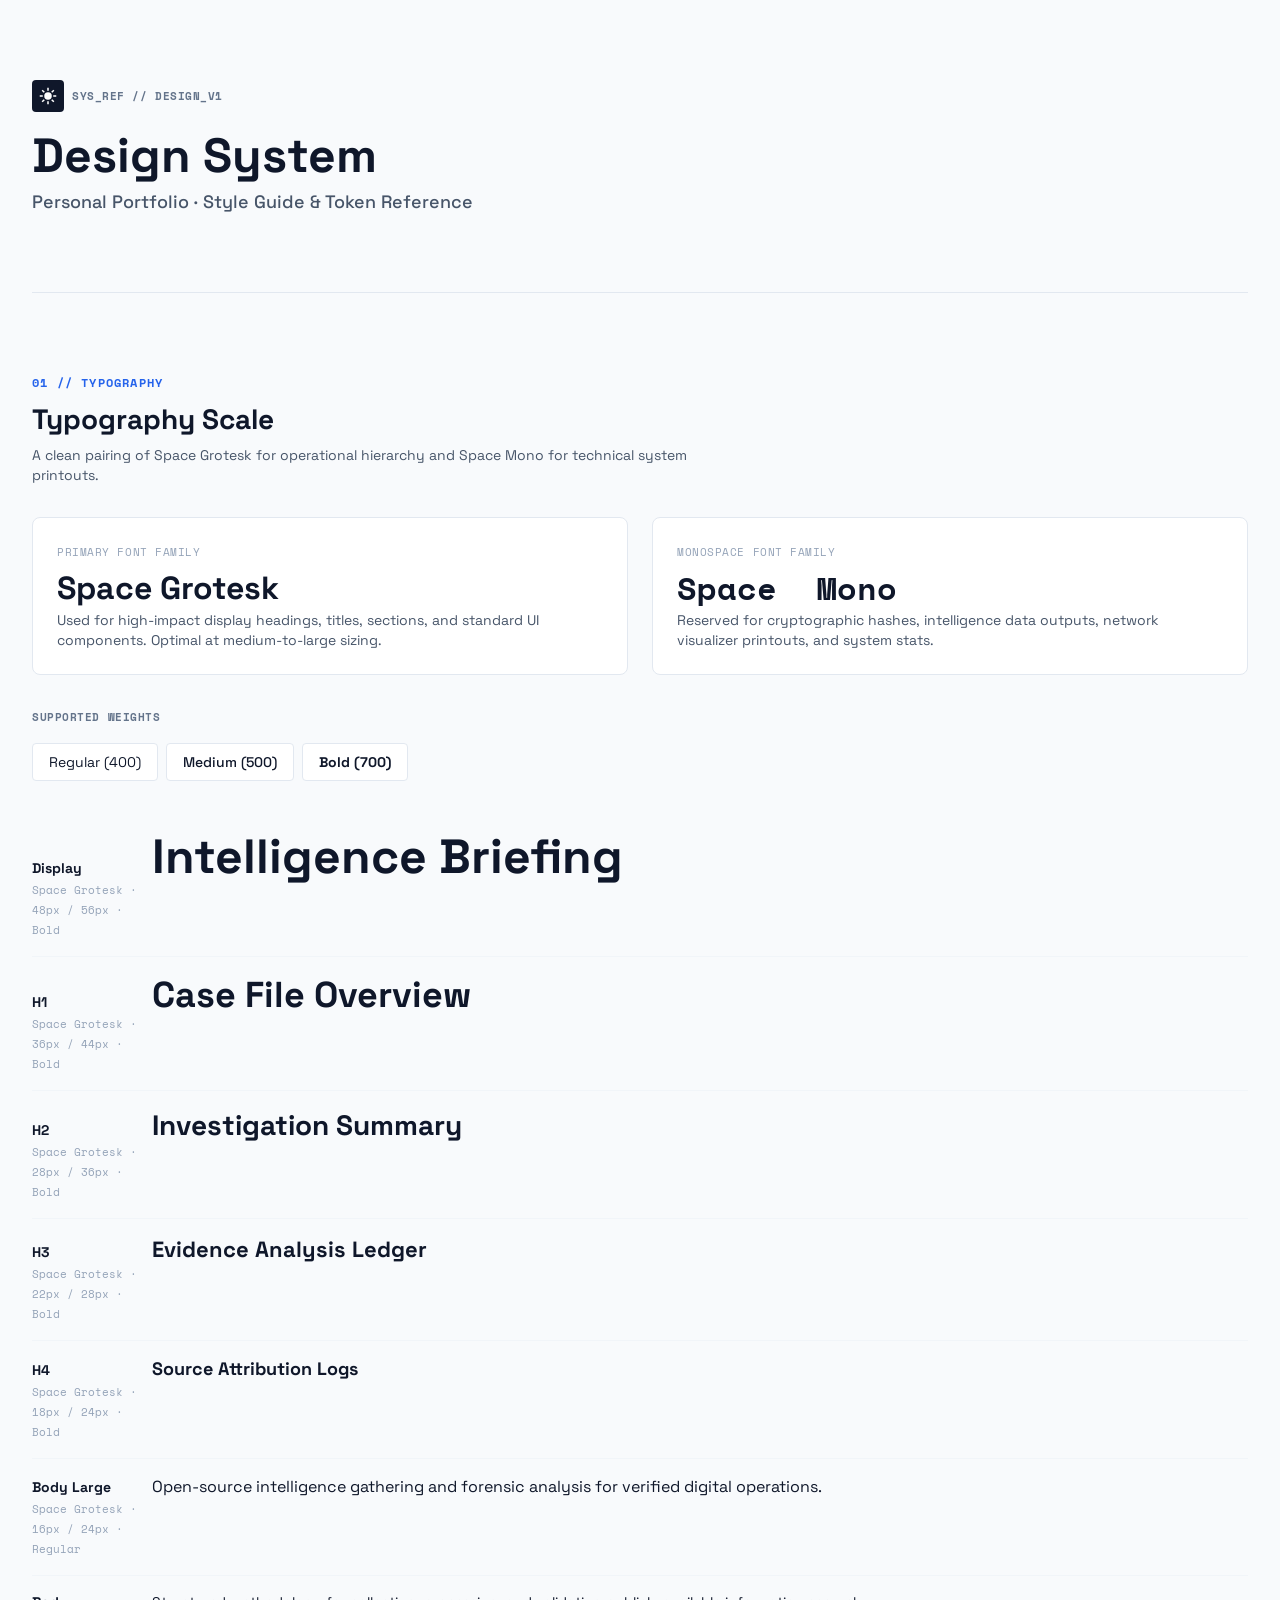
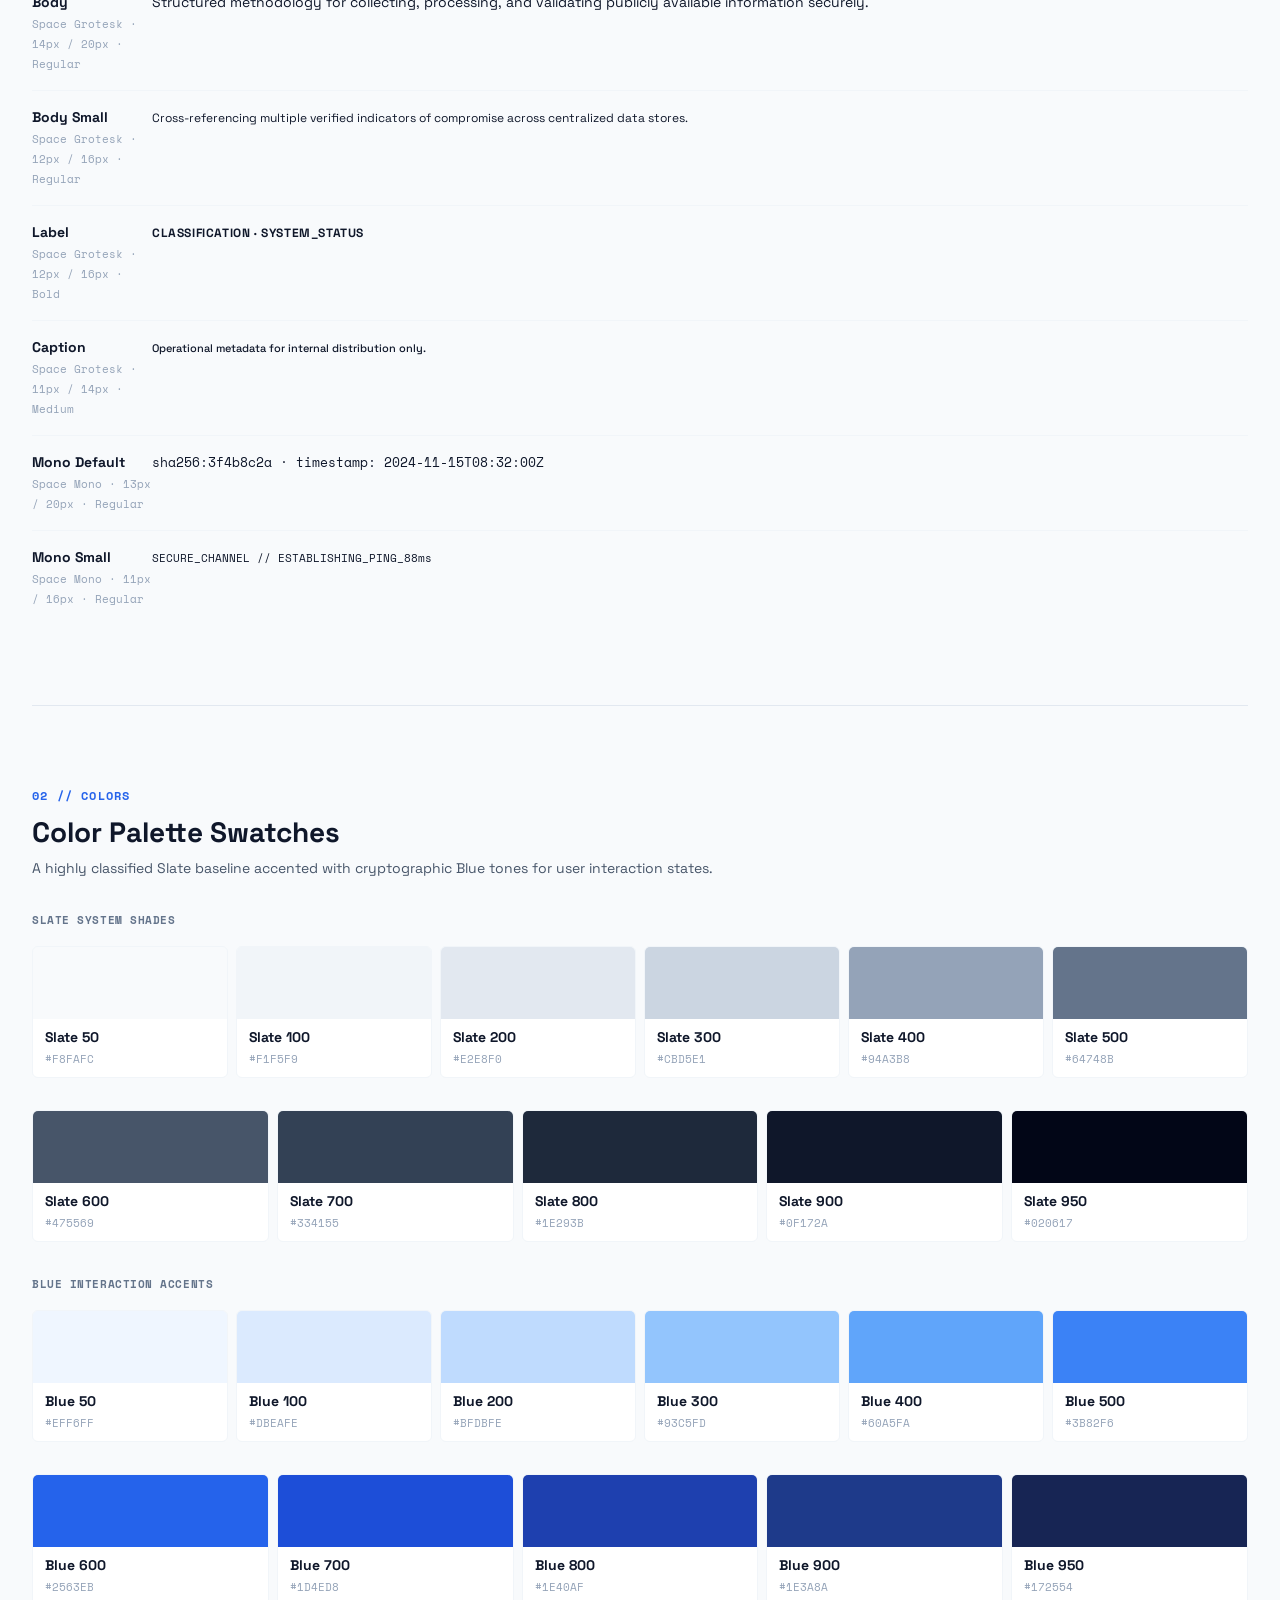
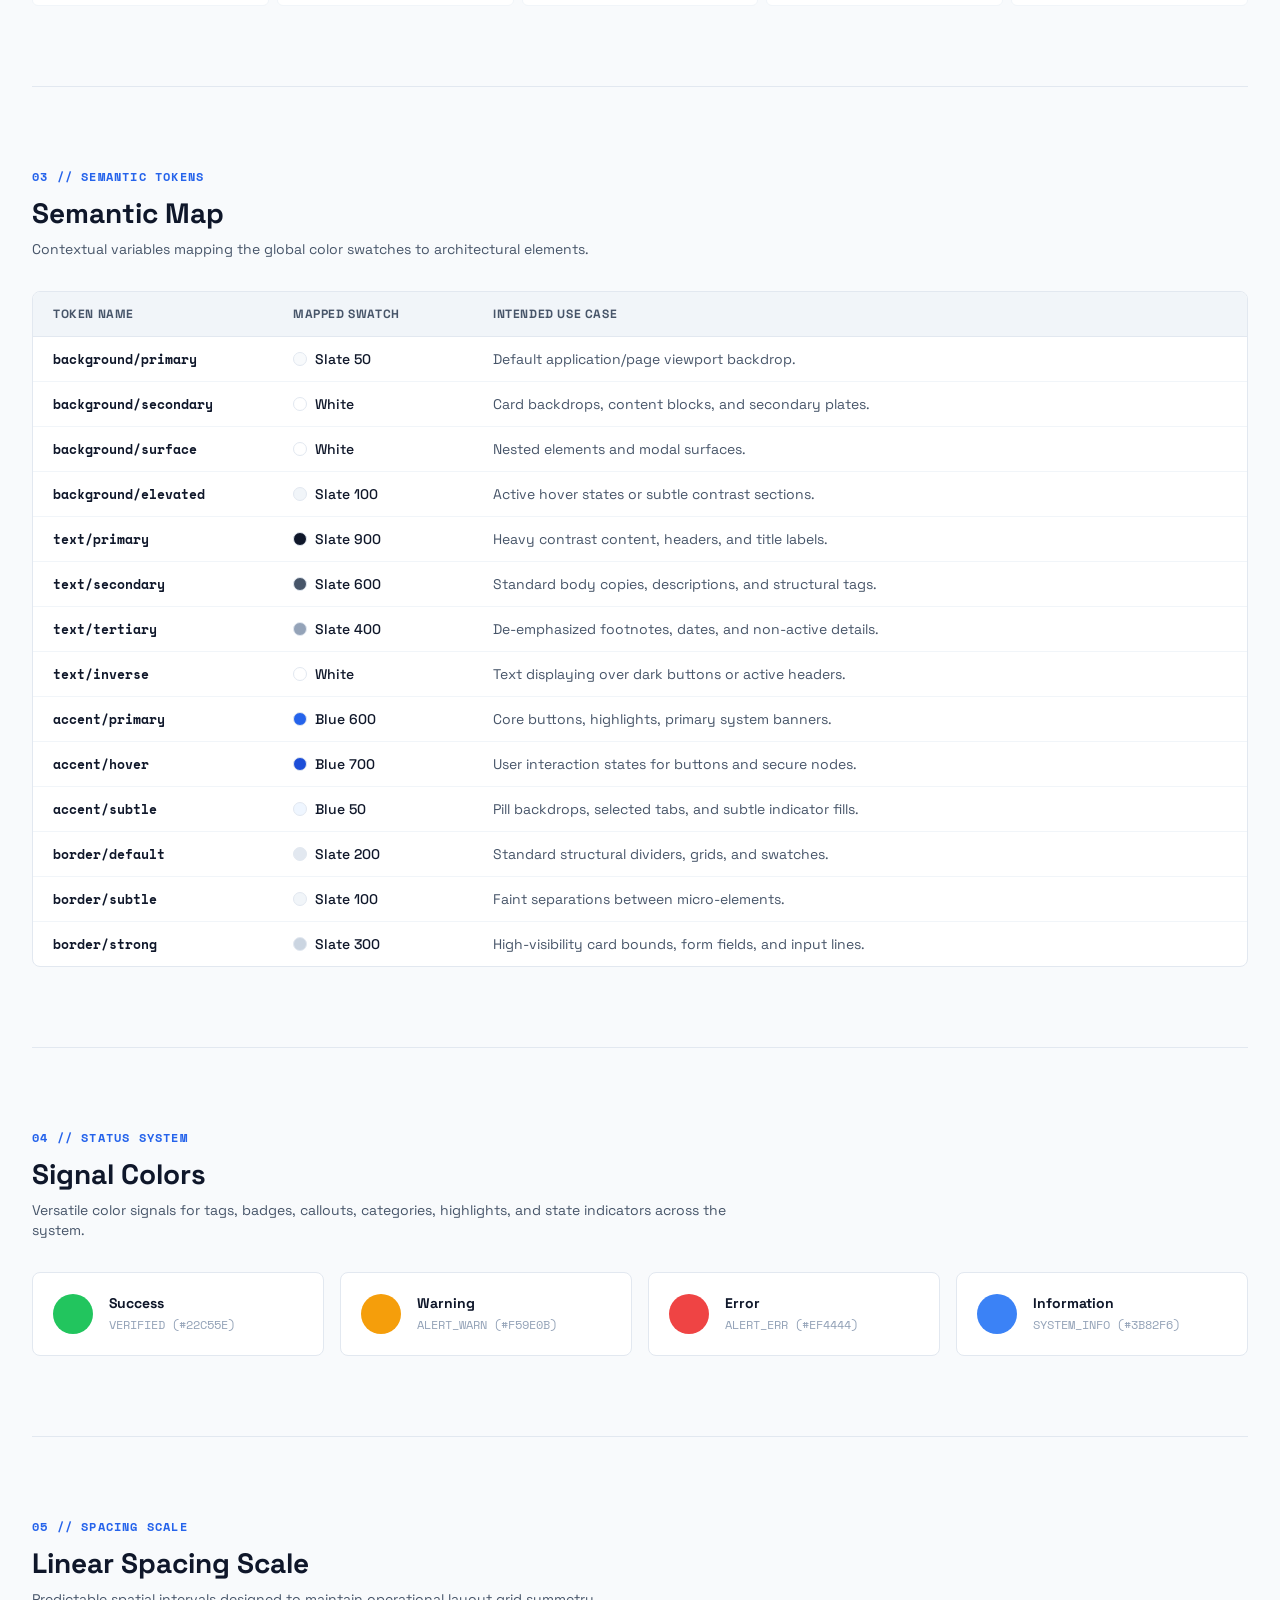
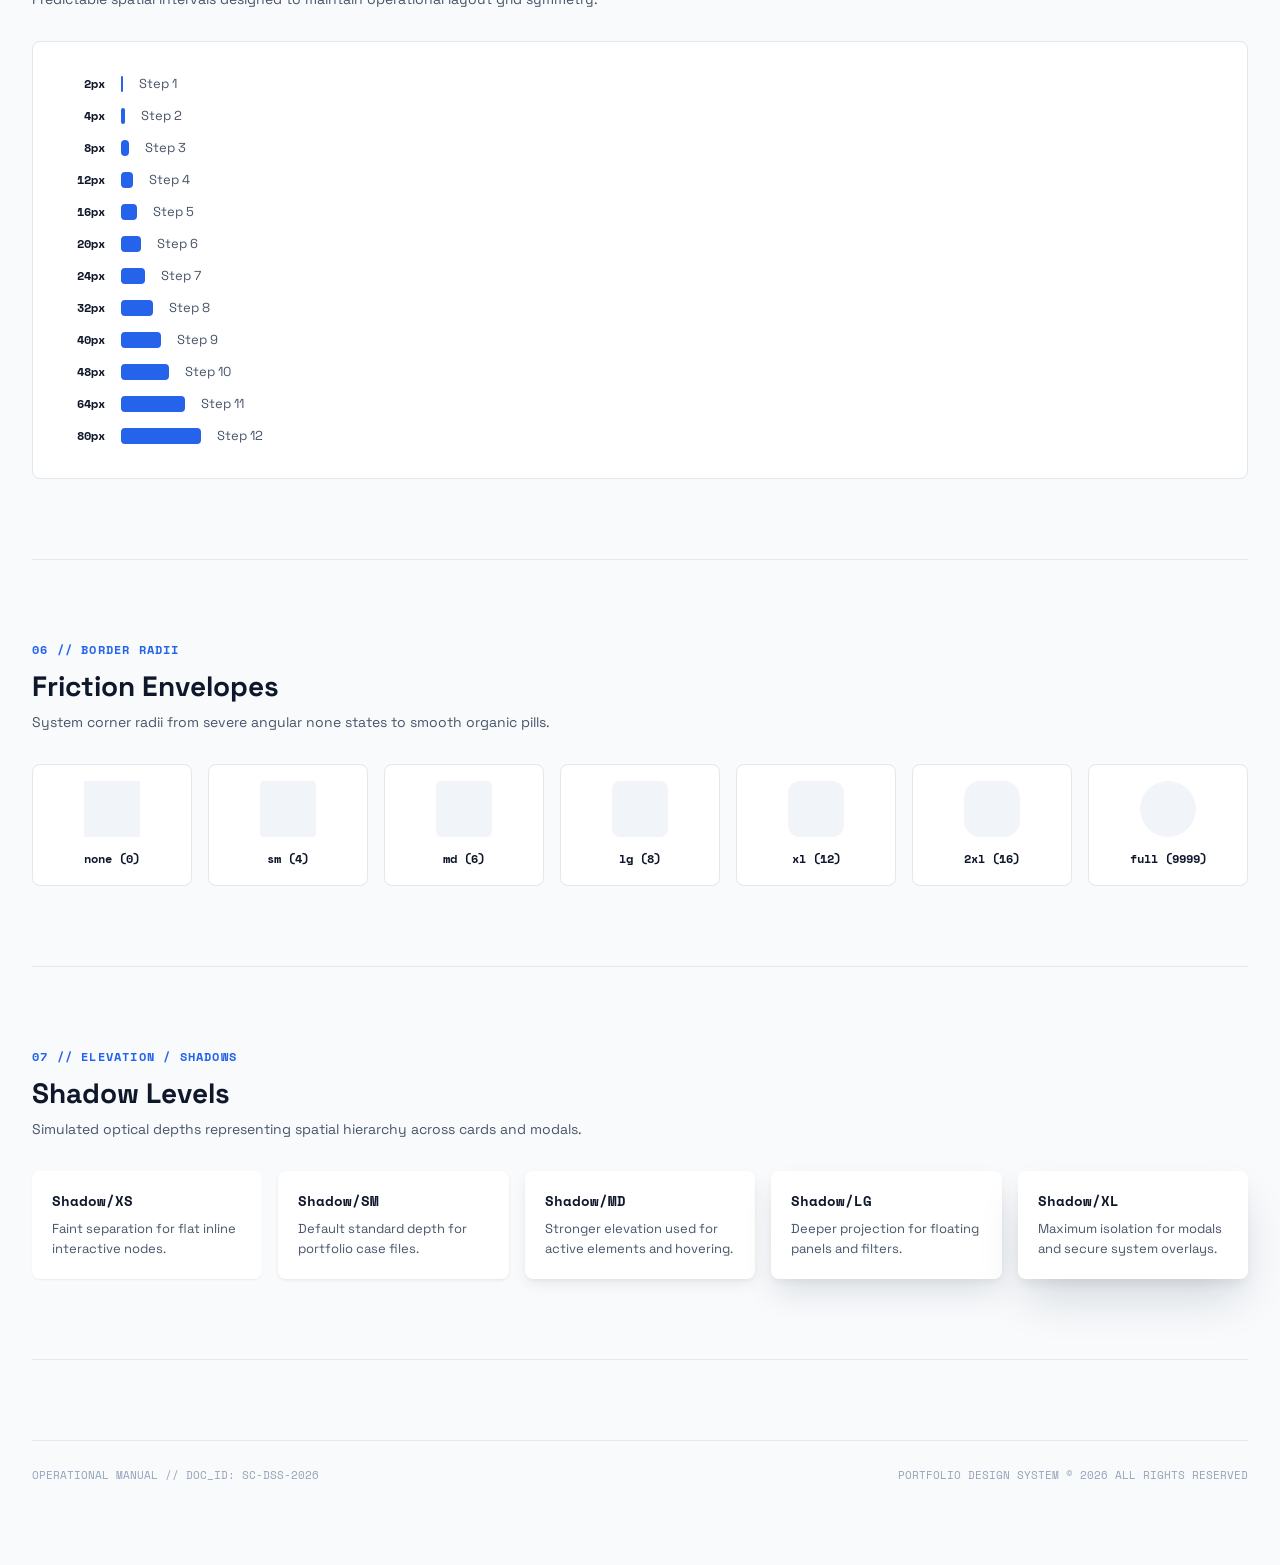
<file: docs/design-system/v1-slate/design-system-reference.html>
<!DOCTYPE html>
<html lang="en">
<head>
  <meta charset="UTF-8">
  <meta name="viewport" content="width=device-width, initial-scale=1.0">
  <title>Personal Portfolio — Design System</title>
  <link rel="stylesheet" href="design_sys.css">
  <style>
    /* ── Reset & Base ─────────────────────────────── */
    *, *::before, *::after { box-sizing: border-box; margin: 0; padding: 0; }

    body {
      background: var(--slate-50);
      color: var(--slate-900);
      font-family: var(--font-primary);
      font-size: var(--fs-body);
      line-height: var(--lh-body);
      -webkit-font-smoothing: antialiased;
    }

    /* ── Layout ───────────────────────────────────── */
    .page {
      max-width: 1280px;
      margin: 0 auto;
      padding: var(--space-12) var(--space-8);
    }

    .section {
      margin-bottom: var(--space-12);
    }

    .section-divider {
      border: none;
      border-top: 1px solid var(--border-default);
      margin-bottom: var(--space-12);
    }

    /* ── Header ───────────────────────────────────── */
    .header {
      margin-bottom: var(--space-12);
    }

    .header-tag {
      font-family: var(--font-mono);
      font-size: var(--fs-mono-sm);
      font-weight: var(--weight-bold);
      color: var(--slate-500);
      letter-spacing: 0.05em;
      display: flex;
      align-items: center;
      gap: var(--space-3);
      margin-bottom: var(--space-5);
    }

    .header-tag .icon {
      width: 32px;
      height: 32px;
      background: var(--slate-900);
      border-radius: var(--radius-sm);
      display: flex;
      align-items: center;
      justify-content: center;
    }

    .header-tag .icon svg {
      width: 18px;
      height: 18px;
      fill: white;
    }

    .header h1 {
      font-size: var(--fs-display);
      line-height: var(--lh-display);
      font-weight: var(--weight-bold);
      margin-bottom: var(--space-3);
    }

    .header .subtitle {
      font-size: var(--fs-h4);
      font-weight: var(--weight-medium);
      color: var(--text-secondary);
    }

    /* ── Section Labels ───────────────────────────── */
    .section-num {
      font-family: var(--font-mono);
      font-size: var(--fs-label);
      font-weight: var(--weight-bold);
      color: var(--accent-primary);
      text-transform: uppercase;
      letter-spacing: 0.1em;
      margin-bottom: var(--space-3);
    }

    .section-title {
      font-size: var(--fs-h2);
      line-height: var(--lh-h2);
      font-weight: var(--weight-bold);
      margin-bottom: var(--space-3);
    }

    .section-desc {
      font-size: var(--fs-body);
      color: var(--text-secondary);
      margin-bottom: var(--space-8);
      max-width: 720px;
    }

    /* ── Sub-labels ───────────────────────────────── */
    .sub-label {
      font-family: var(--font-mono);
      font-size: var(--fs-mono-sm);
      font-weight: var(--weight-bold);
      color: var(--slate-500);
      text-transform: uppercase;
      letter-spacing: 0.05em;
      margin-bottom: var(--space-5);
    }

    /* ── Typography Section ───────────────────────── */
    .font-cards {
      display: grid;
      grid-template-columns: 1fr 1fr;
      gap: var(--space-7);
      margin-bottom: var(--space-8);
    }

    .font-card {
      background: var(--bg-secondary);
      border: 1px solid var(--border-default);
      border-radius: var(--radius-lg);
      padding: var(--space-7);
    }

    .font-card .card-label {
      font-family: var(--font-mono);
      font-size: var(--fs-mono-sm);
      color: var(--text-tertiary);
      text-transform: uppercase;
      letter-spacing: 0.05em;
      margin-bottom: var(--space-5);
    }

    .font-card .font-name {
      font-size: 32px;
      font-weight: var(--weight-bold);
      margin-bottom: var(--space-4);
    }

    .font-card .font-desc {
      font-size: var(--fs-body);
      color: var(--text-secondary);
      line-height: var(--lh-body);
    }

    .font-card.mono .font-name {
      font-family: var(--font-mono);
    }

    .weights-row {
      display: flex;
      gap: var(--space-3);
      margin-bottom: var(--space-8);
    }

    .weight-chip {
      background: var(--bg-secondary);
      border: 1px solid var(--border-default);
      border-radius: var(--radius-sm);
      padding: var(--space-3) var(--space-5);
      font-size: var(--fs-body);
    }

    /* Type scale table */
    .type-scale {
      width: 100%;
    }

    .type-row {
      display: grid;
      grid-template-columns: 120px 1fr;
      align-items: baseline;
      padding: var(--space-5) 0;
      border-bottom: 1px solid var(--border-subtle);
    }

    .type-row:last-child { border-bottom: none; }

    .type-meta {
      display: flex;
      flex-direction: column;
      gap: var(--space-1);
    }

    .type-meta .name {
      font-weight: var(--weight-bold);
      font-size: var(--fs-body);
    }

    .type-meta .spec {
      font-family: var(--font-mono);
      font-size: var(--fs-mono-sm);
      color: var(--text-tertiary);
    }

    .type-sample {
      display: flex;
      align-items: baseline;
      gap: var(--space-8);
    }

    .type-sample .preview {
      flex: 1;
    }

    /* ── Color Swatches ───────────────────────────── */
    .swatch-grid {
      display: grid;
      grid-template-columns: repeat(6, 1fr);
      gap: var(--space-3);
      margin-bottom: var(--space-8);
    }

    .swatch-grid.five-col {
      grid-template-columns: repeat(5, 1fr);
    }

    .swatch {
      border-radius: var(--radius-md);
      overflow: hidden;
      border: 1px solid var(--border-subtle);
    }

    .swatch .color-block {
      height: 72px;
    }

    .swatch .swatch-info {
      padding: var(--space-3) var(--space-4);
      background: white;
    }

    .swatch .swatch-name {
      font-weight: var(--weight-bold);
      font-size: var(--fs-body);
      margin-bottom: var(--space-1);
    }

    .swatch .swatch-hex {
      font-family: var(--font-mono);
      font-size: var(--fs-mono-sm);
      color: var(--text-tertiary);
    }

    /* ── Semantic Token Table ─────────────────────── */
    .token-table {
      width: 100%;
      background: var(--bg-secondary);
      border: 1px solid var(--border-default);
      border-radius: var(--radius-lg);
      overflow: hidden;
    }

    .token-table .table-header {
      display: grid;
      grid-template-columns: 240px 200px 1fr;
      padding: var(--space-4) var(--space-6);
      background: var(--bg-elevated);
      border-bottom: 1px solid var(--border-default);
    }

    .token-table .table-header span {
      font-weight: var(--weight-bold);
      font-size: var(--fs-label);
      text-transform: uppercase;
      letter-spacing: 0.05em;
      color: var(--text-secondary);
    }

    .token-row {
      display: grid;
      grid-template-columns: 240px 200px 1fr;
      padding: var(--space-4) var(--space-6);
      border-bottom: 1px solid var(--border-subtle);
      align-items: center;
    }

    .token-row:last-child { border-bottom: none; }

    .token-name {
      font-family: var(--font-mono);
      font-weight: var(--weight-bold);
      font-size: var(--fs-mono);
    }

    .token-swatch-ref {
      display: flex;
      align-items: center;
      gap: var(--space-3);
      font-weight: var(--weight-medium);
    }

    .token-swatch-ref .dot {
      width: 14px;
      height: 14px;
      border-radius: var(--radius-full);
      border: 1px solid var(--border-default);
      flex-shrink: 0;
    }

    .token-use {
      color: var(--text-secondary);
    }

    /* ── Status Colors ────────────────────────────── */
    .status-grid {
      display: grid;
      grid-template-columns: repeat(4, 1fr);
      gap: var(--space-5);
    }

    .status-card {
      background: var(--bg-secondary);
      border: 1px solid var(--border-default);
      border-radius: var(--radius-lg);
      padding: var(--space-6);
      display: flex;
      align-items: center;
      gap: var(--space-5);
    }

    .status-indicator {
      width: 40px;
      height: 40px;
      border-radius: var(--radius-full);
      flex-shrink: 0;
    }

    .status-card .status-label {
      font-weight: var(--weight-bold);
      font-size: var(--fs-body);
      margin-bottom: var(--space-1);
    }

    .status-card .status-code {
      font-family: var(--font-mono);
      font-size: var(--fs-body-sm);
      color: var(--text-tertiary);
    }

    /* ── Spacing Scale ────────────────────────────── */
    .spacing-container {
      background: var(--bg-secondary);
      border: 1px solid var(--border-default);
      border-radius: var(--radius-lg);
      padding: var(--space-8);
    }

    .spacing-row {
      display: flex;
      align-items: center;
      gap: var(--space-5);
      margin-bottom: var(--space-4);
    }

    .spacing-row:last-child { margin-bottom: 0; }

    .spacing-value {
      font-family: var(--font-mono);
      font-weight: var(--weight-bold);
      font-size: var(--fs-body-sm);
      width: 40px;
      text-align: right;
      flex-shrink: 0;
    }

    .spacing-bar {
      height: 16px;
      background: var(--accent-primary);
      border-radius: var(--radius-sm);
    }

    .spacing-label {
      font-size: var(--fs-mono);
      color: var(--text-secondary);
      flex-shrink: 0;
    }

    /* ── Border Radii ─────────────────────────────── */
    .radii-row {
      display: grid;
      grid-template-columns: repeat(7, 1fr);
      gap: var(--space-5);
    }

    .radius-card {
      background: var(--bg-secondary);
      border: 1px solid var(--border-default);
      border-radius: var(--radius-lg);
      padding: var(--space-5);
      text-align: center;
    }

    .radius-preview {
      width: 56px;
      height: 56px;
      background: var(--bg-elevated);
      margin: 0 auto var(--space-4);
    }

    .radius-card .radius-label {
      font-family: var(--font-mono);
      font-weight: var(--weight-bold);
      font-size: var(--fs-body-sm);
    }

    /* ── Shadow Levels ────────────────────────────── */
    .shadow-grid {
      display: grid;
      grid-template-columns: repeat(5, 1fr);
      gap: var(--space-5);
    }

    .shadow-card {
      background: var(--bg-secondary);
      border-radius: var(--radius-lg);
      padding: var(--space-6);
    }

    .shadow-card .shadow-name {
      font-family: var(--font-mono);
      font-weight: var(--weight-bold);
      font-size: var(--fs-body);
      margin-bottom: var(--space-3);
    }

    .shadow-card .shadow-desc {
      font-size: var(--fs-mono);
      color: var(--text-secondary);
      line-height: var(--lh-body);
    }

    /* ── Footer ───────────────────────────────────── */
    .ds-footer {
      display: flex;
      justify-content: space-between;
      padding-top: var(--space-7);
      border-top: 1px solid var(--border-default);
      font-family: var(--font-mono);
      font-size: var(--fs-mono-sm);
      color: var(--text-tertiary);
    }
  </style>
</head>
<body>
  <div class="page">

    <!-- HEADER -->
    <div class="header">
      <div class="header-tag">
        <div class="icon">
          <svg viewBox="0 0 24 24"><circle cx="12" cy="12" r="5" /><path d="M12 1v4M12 19v4M4.22 4.22l2.83 2.83M16.95 16.95l2.83 2.83M1 12h4M19 12h4M4.22 19.78l2.83-2.83M16.95 7.05l2.83-2.83" stroke="white" stroke-width="2" fill="none"/></svg>
        </div>
        SYS_REF // DESIGN_V1
      </div>
      <h1>Design System</h1>
      <p class="subtitle">Personal Portfolio &middot; Style Guide &amp; Token Reference</p>
    </div>

    <hr class="section-divider">

    <!-- 01 TYPOGRAPHY -->
    <div class="section">
      <div class="section-num">01 // Typography</div>
      <h2 class="section-title">Typography Scale</h2>
      <p class="section-desc">A clean pairing of Space Grotesk for operational hierarchy and Space Mono for technical system printouts.</p>

      <div class="font-cards">
        <div class="font-card">
          <div class="card-label">Primary Font Family</div>
          <div class="font-name">Space Grotesk</div>
          <p class="font-desc">Used for high-impact display headings, titles, sections, and standard UI components. Optimal at medium-to-large sizing.</p>
        </div>
        <div class="font-card mono">
          <div class="card-label">Monospace Font Family</div>
          <div class="font-name">Space&nbsp; Mono</div>
          <p class="font-desc">Reserved for cryptographic hashes, intelligence data outputs, network visualizer printouts, and system stats.</p>
        </div>
      </div>

      <div class="sub-label">Supported Weights</div>
      <div class="weights-row">
        <span class="weight-chip" style="font-weight: var(--weight-regular);">Regular (400)</span>
        <span class="weight-chip" style="font-weight: var(--weight-medium);">Medium (500)</span>
        <span class="weight-chip" style="font-weight: var(--weight-bold);">Bold (700)</span>
      </div>

      <div class="type-scale">
        <div class="type-row">
          <div class="type-meta"><span class="name">Display</span><span class="spec">Space Grotesk &middot; 48px / 56px &middot; Bold</span></div>
          <div class="type-sample"><span class="preview" style="font-size: var(--fs-display); line-height: var(--lh-display); font-weight: var(--weight-bold);">Intelligence Briefing</span></div>
        </div>
        <div class="type-row">
          <div class="type-meta"><span class="name">H1</span><span class="spec">Space Grotesk &middot; 36px / 44px &middot; Bold</span></div>
          <div class="type-sample"><span class="preview" style="font-size: var(--fs-h1); line-height: var(--lh-h1); font-weight: var(--weight-bold);">Case File Overview</span></div>
        </div>
        <div class="type-row">
          <div class="type-meta"><span class="name">H2</span><span class="spec">Space Grotesk &middot; 28px / 36px &middot; Bold</span></div>
          <div class="type-sample"><span class="preview" style="font-size: var(--fs-h2); line-height: var(--lh-h2); font-weight: var(--weight-bold);">Investigation Summary</span></div>
        </div>
        <div class="type-row">
          <div class="type-meta"><span class="name">H3</span><span class="spec">Space Grotesk &middot; 22px / 28px &middot; Bold</span></div>
          <div class="type-sample"><span class="preview" style="font-size: var(--fs-h3); line-height: var(--lh-h3); font-weight: var(--weight-bold);">Evidence Analysis Ledger</span></div>
        </div>
        <div class="type-row">
          <div class="type-meta"><span class="name">H4</span><span class="spec">Space Grotesk &middot; 18px / 24px &middot; Bold</span></div>
          <div class="type-sample"><span class="preview" style="font-size: var(--fs-h4); line-height: var(--lh-h4); font-weight: var(--weight-bold);">Source Attribution Logs</span></div>
        </div>
        <div class="type-row">
          <div class="type-meta"><span class="name">Body Large</span><span class="spec">Space Grotesk &middot; 16px / 24px &middot; Regular</span></div>
          <div class="type-sample"><span class="preview" style="font-size: var(--fs-body-lg); line-height: var(--lh-body-lg);">Open-source intelligence gathering and forensic analysis for verified digital operations.</span></div>
        </div>
        <div class="type-row">
          <div class="type-meta"><span class="name">Body</span><span class="spec">Space Grotesk &middot; 14px / 20px &middot; Regular</span></div>
          <div class="type-sample"><span class="preview" style="font-size: var(--fs-body); line-height: var(--lh-body);">Structured methodology for collecting, processing, and validating publicly available information securely.</span></div>
        </div>
        <div class="type-row">
          <div class="type-meta"><span class="name">Body Small</span><span class="spec">Space Grotesk &middot; 12px / 16px &middot; Regular</span></div>
          <div class="type-sample"><span class="preview" style="font-size: var(--fs-body-sm); line-height: var(--lh-body-sm);">Cross-referencing multiple verified indicators of compromise across centralized data stores.</span></div>
        </div>
        <div class="type-row">
          <div class="type-meta"><span class="name">Label</span><span class="spec">Space Grotesk &middot; 12px / 16px &middot; Bold</span></div>
          <div class="type-sample"><span class="preview" style="font-size: var(--fs-label); line-height: var(--lh-label); font-weight: var(--weight-bold); text-transform: uppercase; letter-spacing: 0.05em;">CLASSIFICATION &middot; SYSTEM_STATUS</span></div>
        </div>
        <div class="type-row">
          <div class="type-meta"><span class="name">Caption</span><span class="spec">Space Grotesk &middot; 11px / 14px &middot; Medium</span></div>
          <div class="type-sample"><span class="preview" style="font-size: var(--fs-caption); line-height: var(--lh-caption); font-weight: var(--weight-medium);">Operational metadata for internal distribution only.</span></div>
        </div>
        <div class="type-row">
          <div class="type-meta"><span class="name">Mono Default</span><span class="spec">Space Mono &middot; 13px / 20px &middot; Regular</span></div>
          <div class="type-sample"><span class="preview" style="font-family: var(--font-mono); font-size: var(--fs-mono); line-height: var(--lh-mono);">sha256:3f4b8c2a &middot; timestamp: 2024-11-15T08:32:00Z</span></div>
        </div>
        <div class="type-row">
          <div class="type-meta"><span class="name">Mono Small</span><span class="spec">Space Mono &middot; 11px / 16px &middot; Regular</span></div>
          <div class="type-sample"><span class="preview" style="font-family: var(--font-mono); font-size: var(--fs-mono-sm); line-height: var(--lh-mono-sm);">SECURE_CHANNEL // ESTABLISHING_PING_88ms</span></div>
        </div>
      </div>
    </div>

    <hr class="section-divider">

    <!-- 02 COLORS -->
    <div class="section">
      <div class="section-num">02 // Colors</div>
      <h2 class="section-title">Color Palette Swatches</h2>
      <p class="section-desc">A highly classified Slate baseline accented with cryptographic Blue tones for user interaction states.</p>

      <div class="sub-label">Slate System Shades</div>
      <div class="swatch-grid">
        <div class="swatch"><div class="color-block" style="background: var(--slate-50);"></div><div class="swatch-info"><div class="swatch-name">Slate 50</div><div class="swatch-hex">#F8FAFC</div></div></div>
        <div class="swatch"><div class="color-block" style="background: var(--slate-100);"></div><div class="swatch-info"><div class="swatch-name">Slate 100</div><div class="swatch-hex">#F1F5F9</div></div></div>
        <div class="swatch"><div class="color-block" style="background: var(--slate-200);"></div><div class="swatch-info"><div class="swatch-name">Slate 200</div><div class="swatch-hex">#E2E8F0</div></div></div>
        <div class="swatch"><div class="color-block" style="background: var(--slate-300);"></div><div class="swatch-info"><div class="swatch-name">Slate 300</div><div class="swatch-hex">#CBD5E1</div></div></div>
        <div class="swatch"><div class="color-block" style="background: var(--slate-400);"></div><div class="swatch-info"><div class="swatch-name">Slate 400</div><div class="swatch-hex">#94A3B8</div></div></div>
        <div class="swatch"><div class="color-block" style="background: var(--slate-500);"></div><div class="swatch-info"><div class="swatch-name">Slate 500</div><div class="swatch-hex">#64748B</div></div></div>
      </div>
      <div class="swatch-grid five-col">
        <div class="swatch"><div class="color-block" style="background: var(--slate-600);"></div><div class="swatch-info"><div class="swatch-name">Slate 600</div><div class="swatch-hex">#475569</div></div></div>
        <div class="swatch"><div class="color-block" style="background: var(--slate-700);"></div><div class="swatch-info"><div class="swatch-name">Slate 700</div><div class="swatch-hex">#334155</div></div></div>
        <div class="swatch"><div class="color-block" style="background: var(--slate-800);"></div><div class="swatch-info"><div class="swatch-name">Slate 800</div><div class="swatch-hex">#1E293B</div></div></div>
        <div class="swatch"><div class="color-block" style="background: var(--slate-900);"></div><div class="swatch-info"><div class="swatch-name">Slate 900</div><div class="swatch-hex">#0F172A</div></div></div>
        <div class="swatch"><div class="color-block" style="background: var(--slate-950);"></div><div class="swatch-info"><div class="swatch-name">Slate 950</div><div class="swatch-hex">#020617</div></div></div>
      </div>

      <div class="sub-label">Blue Interaction Accents</div>
      <div class="swatch-grid">
        <div class="swatch"><div class="color-block" style="background: var(--blue-50);"></div><div class="swatch-info"><div class="swatch-name">Blue 50</div><div class="swatch-hex">#EFF6FF</div></div></div>
        <div class="swatch"><div class="color-block" style="background: var(--blue-100);"></div><div class="swatch-info"><div class="swatch-name">Blue 100</div><div class="swatch-hex">#DBEAFE</div></div></div>
        <div class="swatch"><div class="color-block" style="background: var(--blue-200);"></div><div class="swatch-info"><div class="swatch-name">Blue 200</div><div class="swatch-hex">#BFDBFE</div></div></div>
        <div class="swatch"><div class="color-block" style="background: var(--blue-300);"></div><div class="swatch-info"><div class="swatch-name">Blue 300</div><div class="swatch-hex">#93C5FD</div></div></div>
        <div class="swatch"><div class="color-block" style="background: var(--blue-400);"></div><div class="swatch-info"><div class="swatch-name">Blue 400</div><div class="swatch-hex">#60A5FA</div></div></div>
        <div class="swatch"><div class="color-block" style="background: var(--blue-500);"></div><div class="swatch-info"><div class="swatch-name">Blue 500</div><div class="swatch-hex">#3B82F6</div></div></div>
      </div>
      <div class="swatch-grid five-col">
        <div class="swatch"><div class="color-block" style="background: var(--blue-600);"></div><div class="swatch-info"><div class="swatch-name">Blue 600</div><div class="swatch-hex">#2563EB</div></div></div>
        <div class="swatch"><div class="color-block" style="background: var(--blue-700);"></div><div class="swatch-info"><div class="swatch-name">Blue 700</div><div class="swatch-hex">#1D4ED8</div></div></div>
        <div class="swatch"><div class="color-block" style="background: var(--blue-800);"></div><div class="swatch-info"><div class="swatch-name">Blue 800</div><div class="swatch-hex">#1E40AF</div></div></div>
        <div class="swatch"><div class="color-block" style="background: var(--blue-900);"></div><div class="swatch-info"><div class="swatch-name">Blue 900</div><div class="swatch-hex">#1E3A8A</div></div></div>
        <div class="swatch"><div class="color-block" style="background: var(--blue-950);"></div><div class="swatch-info"><div class="swatch-name">Blue 950</div><div class="swatch-hex">#172554</div></div></div>
      </div>
    </div>

    <hr class="section-divider">

    <!-- 03 SEMANTIC TOKENS -->
    <div class="section">
      <div class="section-num">03 // Semantic Tokens</div>
      <h2 class="section-title">Semantic Map</h2>
      <p class="section-desc">Contextual variables mapping the global color swatches to architectural elements.</p>

      <div class="token-table">
        <div class="table-header">
          <span>Token Name</span>
          <span>Mapped Swatch</span>
          <span>Intended Use Case</span>
        </div>
        <div class="token-row"><span class="token-name">background/primary</span><span class="token-swatch-ref"><span class="dot" style="background: var(--slate-50);"></span>Slate 50</span><span class="token-use">Default application/page viewport backdrop.</span></div>
        <div class="token-row"><span class="token-name">background/secondary</span><span class="token-swatch-ref"><span class="dot" style="background: white;"></span>White</span><span class="token-use">Card backdrops, content blocks, and secondary plates.</span></div>
        <div class="token-row"><span class="token-name">background/surface</span><span class="token-swatch-ref"><span class="dot" style="background: white;"></span>White</span><span class="token-use">Nested elements and modal surfaces.</span></div>
        <div class="token-row"><span class="token-name">background/elevated</span><span class="token-swatch-ref"><span class="dot" style="background: var(--slate-100);"></span>Slate 100</span><span class="token-use">Active hover states or subtle contrast sections.</span></div>
        <div class="token-row"><span class="token-name">text/primary</span><span class="token-swatch-ref"><span class="dot" style="background: var(--slate-900);"></span>Slate 900</span><span class="token-use">Heavy contrast content, headers, and title labels.</span></div>
        <div class="token-row"><span class="token-name">text/secondary</span><span class="token-swatch-ref"><span class="dot" style="background: var(--slate-600);"></span>Slate 600</span><span class="token-use">Standard body copies, descriptions, and structural tags.</span></div>
        <div class="token-row"><span class="token-name">text/tertiary</span><span class="token-swatch-ref"><span class="dot" style="background: var(--slate-400);"></span>Slate 400</span><span class="token-use">De-emphasized footnotes, dates, and non-active details.</span></div>
        <div class="token-row"><span class="token-name">text/inverse</span><span class="token-swatch-ref"><span class="dot" style="background: white;"></span>White</span><span class="token-use">Text displaying over dark buttons or active headers.</span></div>
        <div class="token-row"><span class="token-name">accent/primary</span><span class="token-swatch-ref"><span class="dot" style="background: var(--blue-600);"></span>Blue 600</span><span class="token-use">Core buttons, highlights, primary system banners.</span></div>
        <div class="token-row"><span class="token-name">accent/hover</span><span class="token-swatch-ref"><span class="dot" style="background: var(--blue-700);"></span>Blue 700</span><span class="token-use">User interaction states for buttons and secure nodes.</span></div>
        <div class="token-row"><span class="token-name">accent/subtle</span><span class="token-swatch-ref"><span class="dot" style="background: var(--blue-50);"></span>Blue 50</span><span class="token-use">Pill backdrops, selected tabs, and subtle indicator fills.</span></div>
        <div class="token-row"><span class="token-name">border/default</span><span class="token-swatch-ref"><span class="dot" style="background: var(--slate-200);"></span>Slate 200</span><span class="token-use">Standard structural dividers, grids, and swatches.</span></div>
        <div class="token-row"><span class="token-name">border/subtle</span><span class="token-swatch-ref"><span class="dot" style="background: var(--slate-100);"></span>Slate 100</span><span class="token-use">Faint separations between micro-elements.</span></div>
        <div class="token-row"><span class="token-name">border/strong</span><span class="token-swatch-ref"><span class="dot" style="background: var(--slate-300);"></span>Slate 300</span><span class="token-use">High-visibility card bounds, form fields, and input lines.</span></div>
      </div>
    </div>

    <hr class="section-divider">

    <!-- 04 STATUS SYSTEM -->
    <div class="section">
      <div class="section-num">04 // Status System</div>
      <h2 class="section-title">Signal Colors</h2>
      <p class="section-desc">Versatile color signals for tags, badges, callouts, categories, highlights, and state indicators across the system.</p>

      <div class="status-grid">
        <div class="status-card">
          <div class="status-indicator" style="background: var(--status-success);"></div>
          <div><div class="status-label">Success</div><div class="status-code">VERIFIED (#22C55E)</div></div>
        </div>
        <div class="status-card">
          <div class="status-indicator" style="background: var(--status-warning);"></div>
          <div><div class="status-label">Warning</div><div class="status-code">ALERT_WARN (#F59E0B)</div></div>
        </div>
        <div class="status-card">
          <div class="status-indicator" style="background: var(--status-error);"></div>
          <div><div class="status-label">Error</div><div class="status-code">ALERT_ERR (#EF4444)</div></div>
        </div>
        <div class="status-card">
          <div class="status-indicator" style="background: var(--status-info);"></div>
          <div><div class="status-label">Information</div><div class="status-code">SYSTEM_INFO (#3B82F6)</div></div>
        </div>
      </div>
    </div>

    <hr class="section-divider">

    <!-- 05 SPACING SCALE -->
    <div class="section">
      <div class="section-num">05 // Spacing Scale</div>
      <h2 class="section-title">Linear Spacing Scale</h2>
      <p class="section-desc">Predictable spatial intervals designed to maintain operational layout grid symmetry.</p>

      <div class="spacing-container">
        <div class="spacing-row"><span class="spacing-value">2px</span><div class="spacing-bar" style="width: 2px;"></div><span class="spacing-label">Step 1</span></div>
        <div class="spacing-row"><span class="spacing-value">4px</span><div class="spacing-bar" style="width: 4px;"></div><span class="spacing-label">Step 2</span></div>
        <div class="spacing-row"><span class="spacing-value">8px</span><div class="spacing-bar" style="width: 8px;"></div><span class="spacing-label">Step 3</span></div>
        <div class="spacing-row"><span class="spacing-value">12px</span><div class="spacing-bar" style="width: 12px;"></div><span class="spacing-label">Step 4</span></div>
        <div class="spacing-row"><span class="spacing-value">16px</span><div class="spacing-bar" style="width: 16px;"></div><span class="spacing-label">Step 5</span></div>
        <div class="spacing-row"><span class="spacing-value">20px</span><div class="spacing-bar" style="width: 20px;"></div><span class="spacing-label">Step 6</span></div>
        <div class="spacing-row"><span class="spacing-value">24px</span><div class="spacing-bar" style="width: 24px;"></div><span class="spacing-label">Step 7</span></div>
        <div class="spacing-row"><span class="spacing-value">32px</span><div class="spacing-bar" style="width: 32px;"></div><span class="spacing-label">Step 8</span></div>
        <div class="spacing-row"><span class="spacing-value">40px</span><div class="spacing-bar" style="width: 40px;"></div><span class="spacing-label">Step 9</span></div>
        <div class="spacing-row"><span class="spacing-value">48px</span><div class="spacing-bar" style="width: 48px;"></div><span class="spacing-label">Step 10</span></div>
        <div class="spacing-row"><span class="spacing-value">64px</span><div class="spacing-bar" style="width: 64px;"></div><span class="spacing-label">Step 11</span></div>
        <div class="spacing-row"><span class="spacing-value">80px</span><div class="spacing-bar" style="width: 80px;"></div><span class="spacing-label">Step 12</span></div>
      </div>
    </div>

    <hr class="section-divider">

    <!-- 06 BORDER RADII -->
    <div class="section">
      <div class="section-num">06 // Border Radii</div>
      <h2 class="section-title">Friction Envelopes</h2>
      <p class="section-desc">System corner radii from severe angular none states to smooth organic pills.</p>

      <div class="radii-row">
        <div class="radius-card"><div class="radius-preview" style="border-radius: var(--radius-none);"></div><div class="radius-label">none (0)</div></div>
        <div class="radius-card"><div class="radius-preview" style="border-radius: var(--radius-sm);"></div><div class="radius-label">sm (4)</div></div>
        <div class="radius-card"><div class="radius-preview" style="border-radius: var(--radius-md);"></div><div class="radius-label">md (6)</div></div>
        <div class="radius-card"><div class="radius-preview" style="border-radius: var(--radius-lg);"></div><div class="radius-label">lg (8)</div></div>
        <div class="radius-card"><div class="radius-preview" style="border-radius: var(--radius-xl);"></div><div class="radius-label">xl (12)</div></div>
        <div class="radius-card"><div class="radius-preview" style="border-radius: var(--radius-2xl);"></div><div class="radius-label">2xl (16)</div></div>
        <div class="radius-card"><div class="radius-preview" style="border-radius: var(--radius-full);"></div><div class="radius-label">full (9999)</div></div>
      </div>
    </div>

    <hr class="section-divider">

    <!-- 07 SHADOWS -->
    <div class="section">
      <div class="section-num">07 // Elevation / Shadows</div>
      <h2 class="section-title">Shadow Levels</h2>
      <p class="section-desc">Simulated optical depths representing spatial hierarchy across cards and modals.</p>

      <div class="shadow-grid">
        <div class="shadow-card" style="box-shadow: var(--shadow-xs);"><div class="shadow-name">Shadow/XS</div><div class="shadow-desc">Faint separation for flat inline interactive nodes.</div></div>
        <div class="shadow-card" style="box-shadow: var(--shadow-sm);"><div class="shadow-name">Shadow/SM</div><div class="shadow-desc">Default standard depth for portfolio case files.</div></div>
        <div class="shadow-card" style="box-shadow: var(--shadow-md);"><div class="shadow-name">Shadow/MD</div><div class="shadow-desc">Stronger elevation used for active elements and hovering.</div></div>
        <div class="shadow-card" style="box-shadow: var(--shadow-lg);"><div class="shadow-name">Shadow/LG</div><div class="shadow-desc">Deeper projection for floating panels and filters.</div></div>
        <div class="shadow-card" style="box-shadow: var(--shadow-xl);"><div class="shadow-name">Shadow/XL</div><div class="shadow-desc">Maximum isolation for modals and secure system overlays.</div></div>
      </div>
    </div>

    <hr class="section-divider">

    <!-- FOOTER -->
    <div class="ds-footer">
      <span>OPERATIONAL MANUAL // DOC_ID: SC-DSS-2026</span>
      <span>PORTFOLIO DESIGN SYSTEM &copy; 2026 ALL RIGHTS RESERVED</span>
    </div>

  </div>
</body>
</html>
</file>
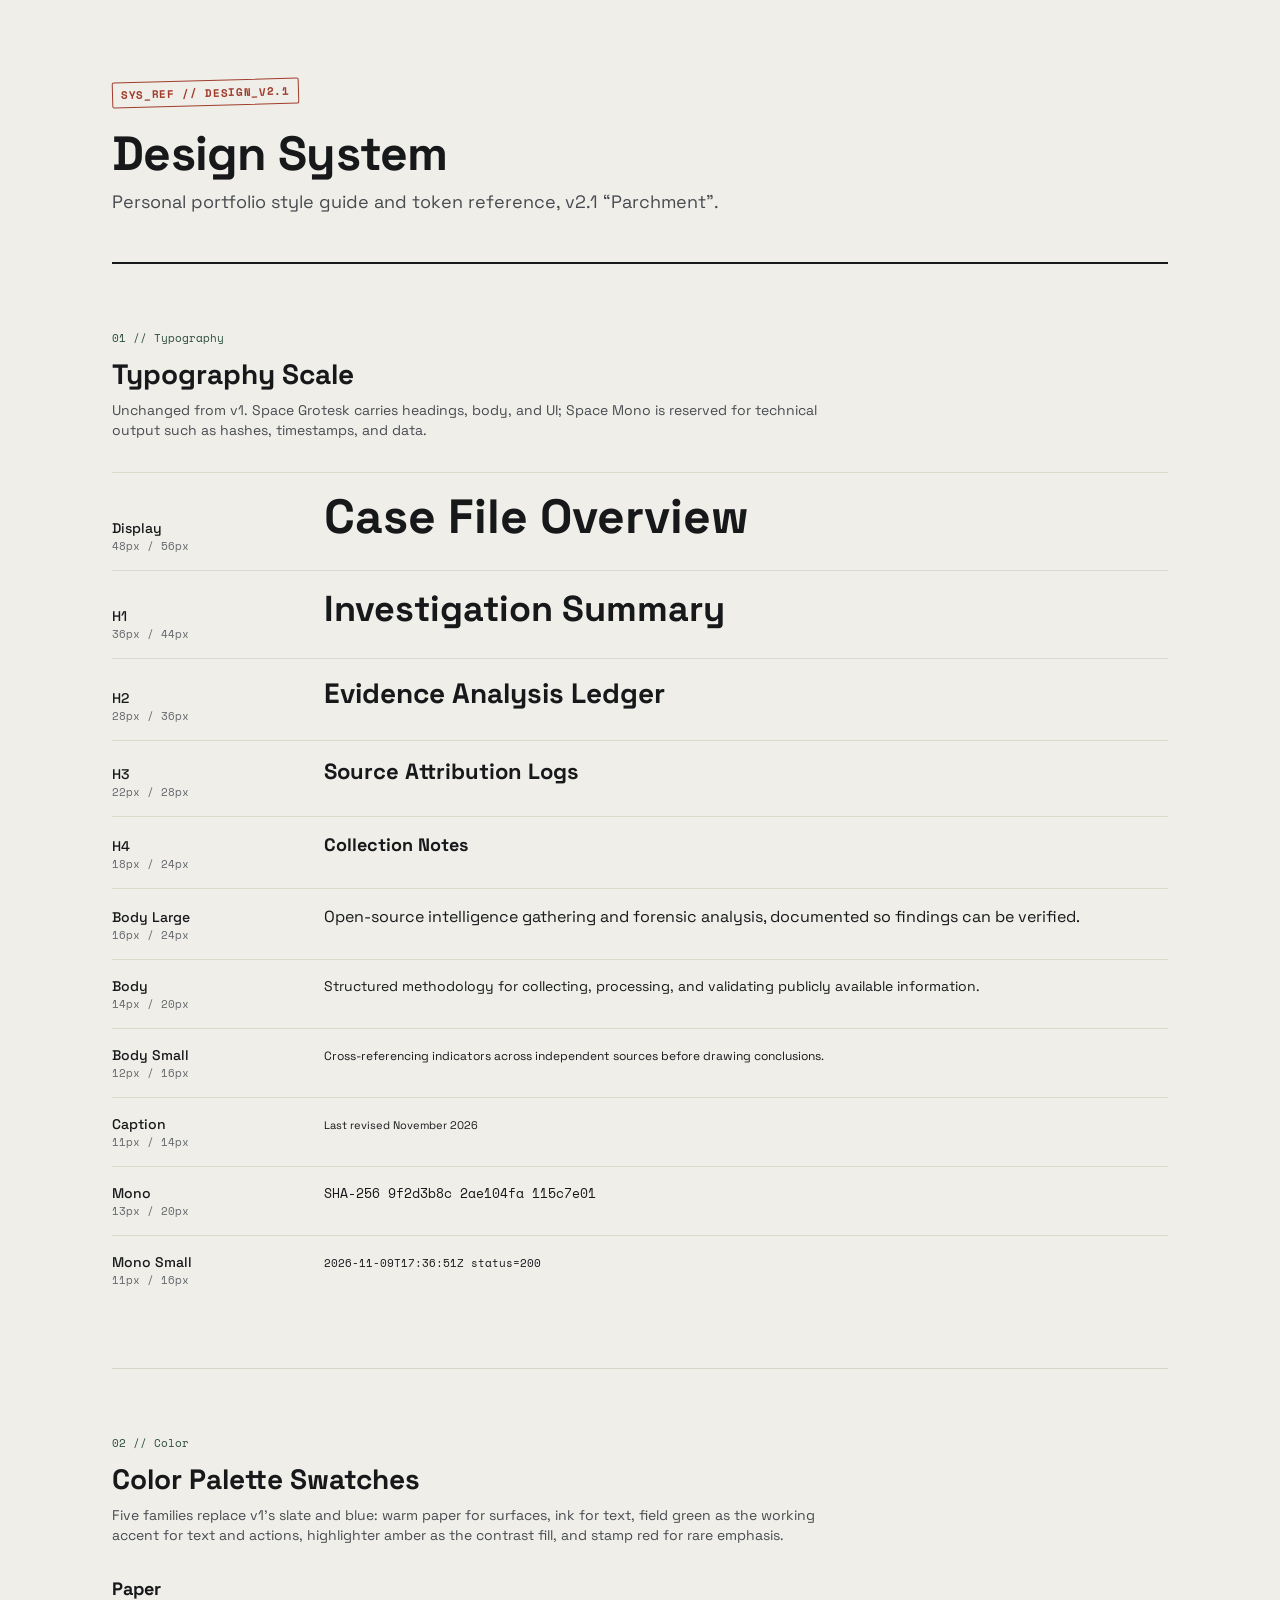
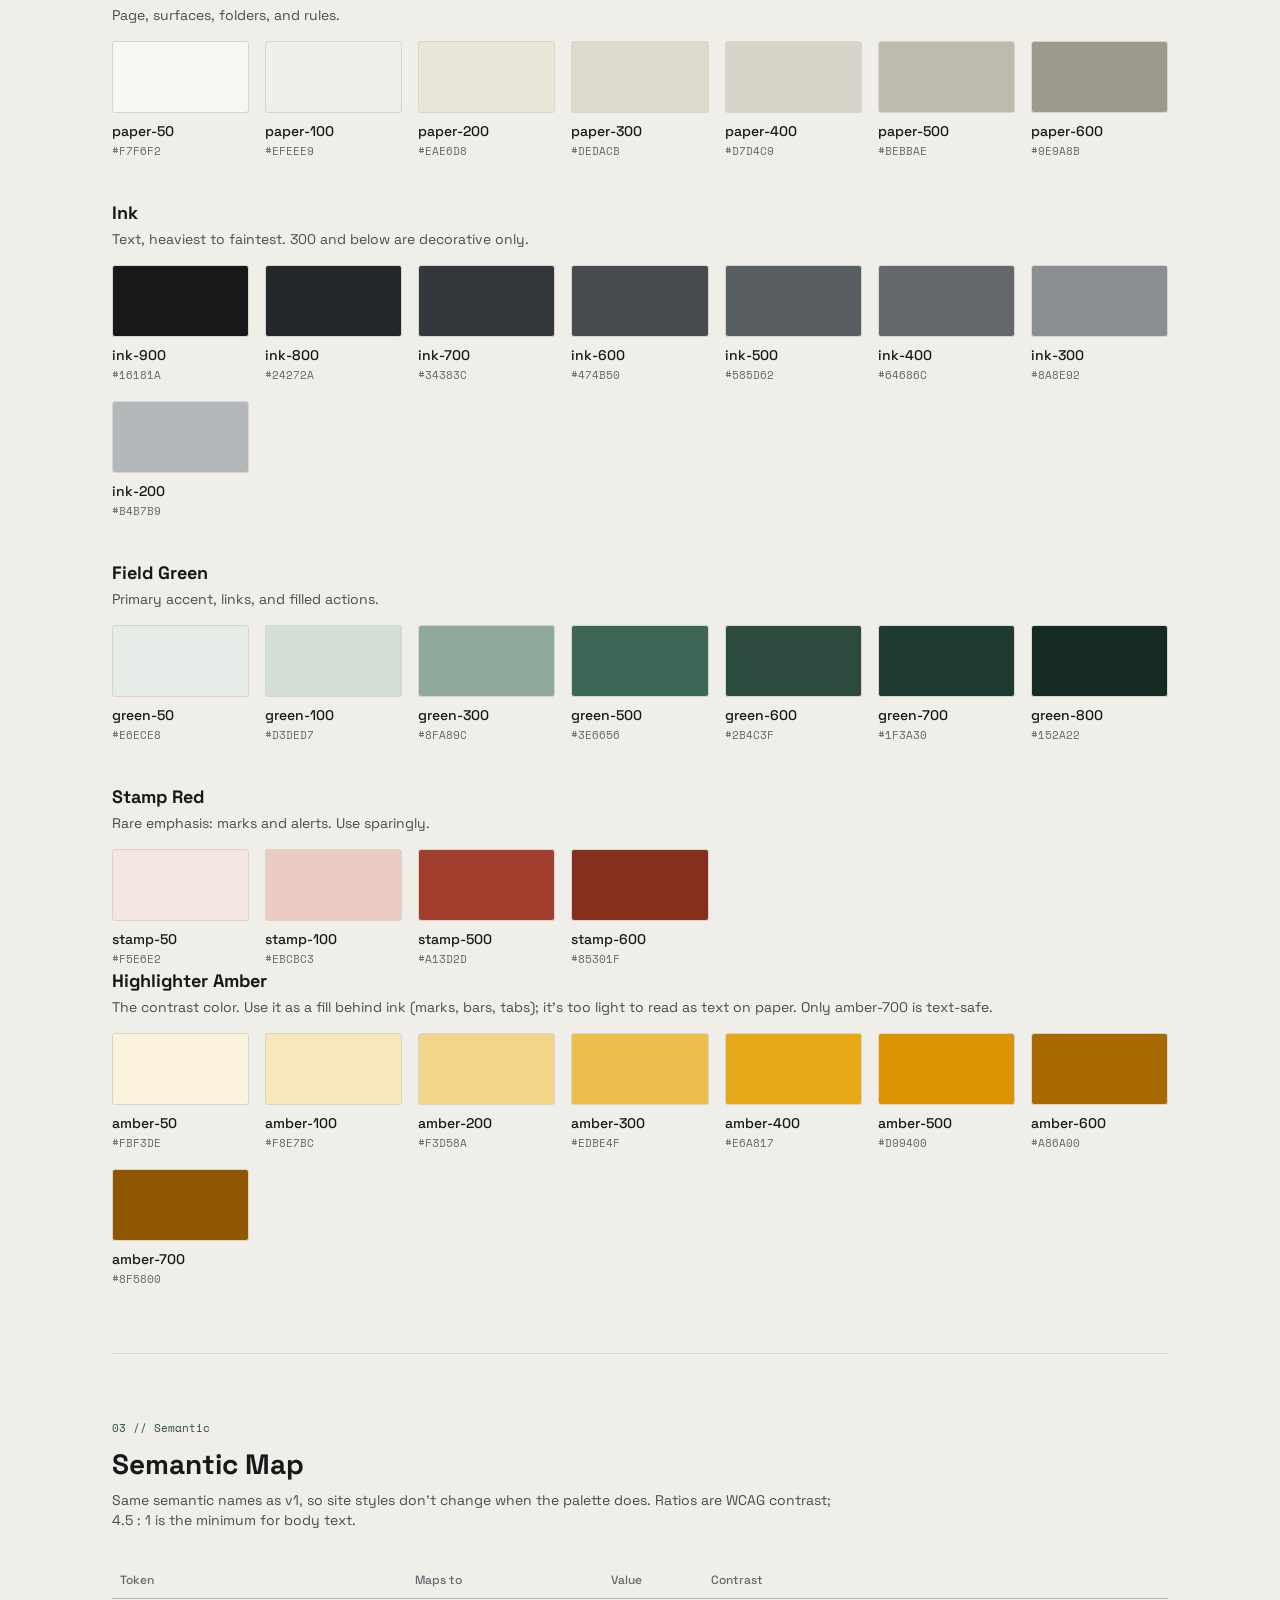
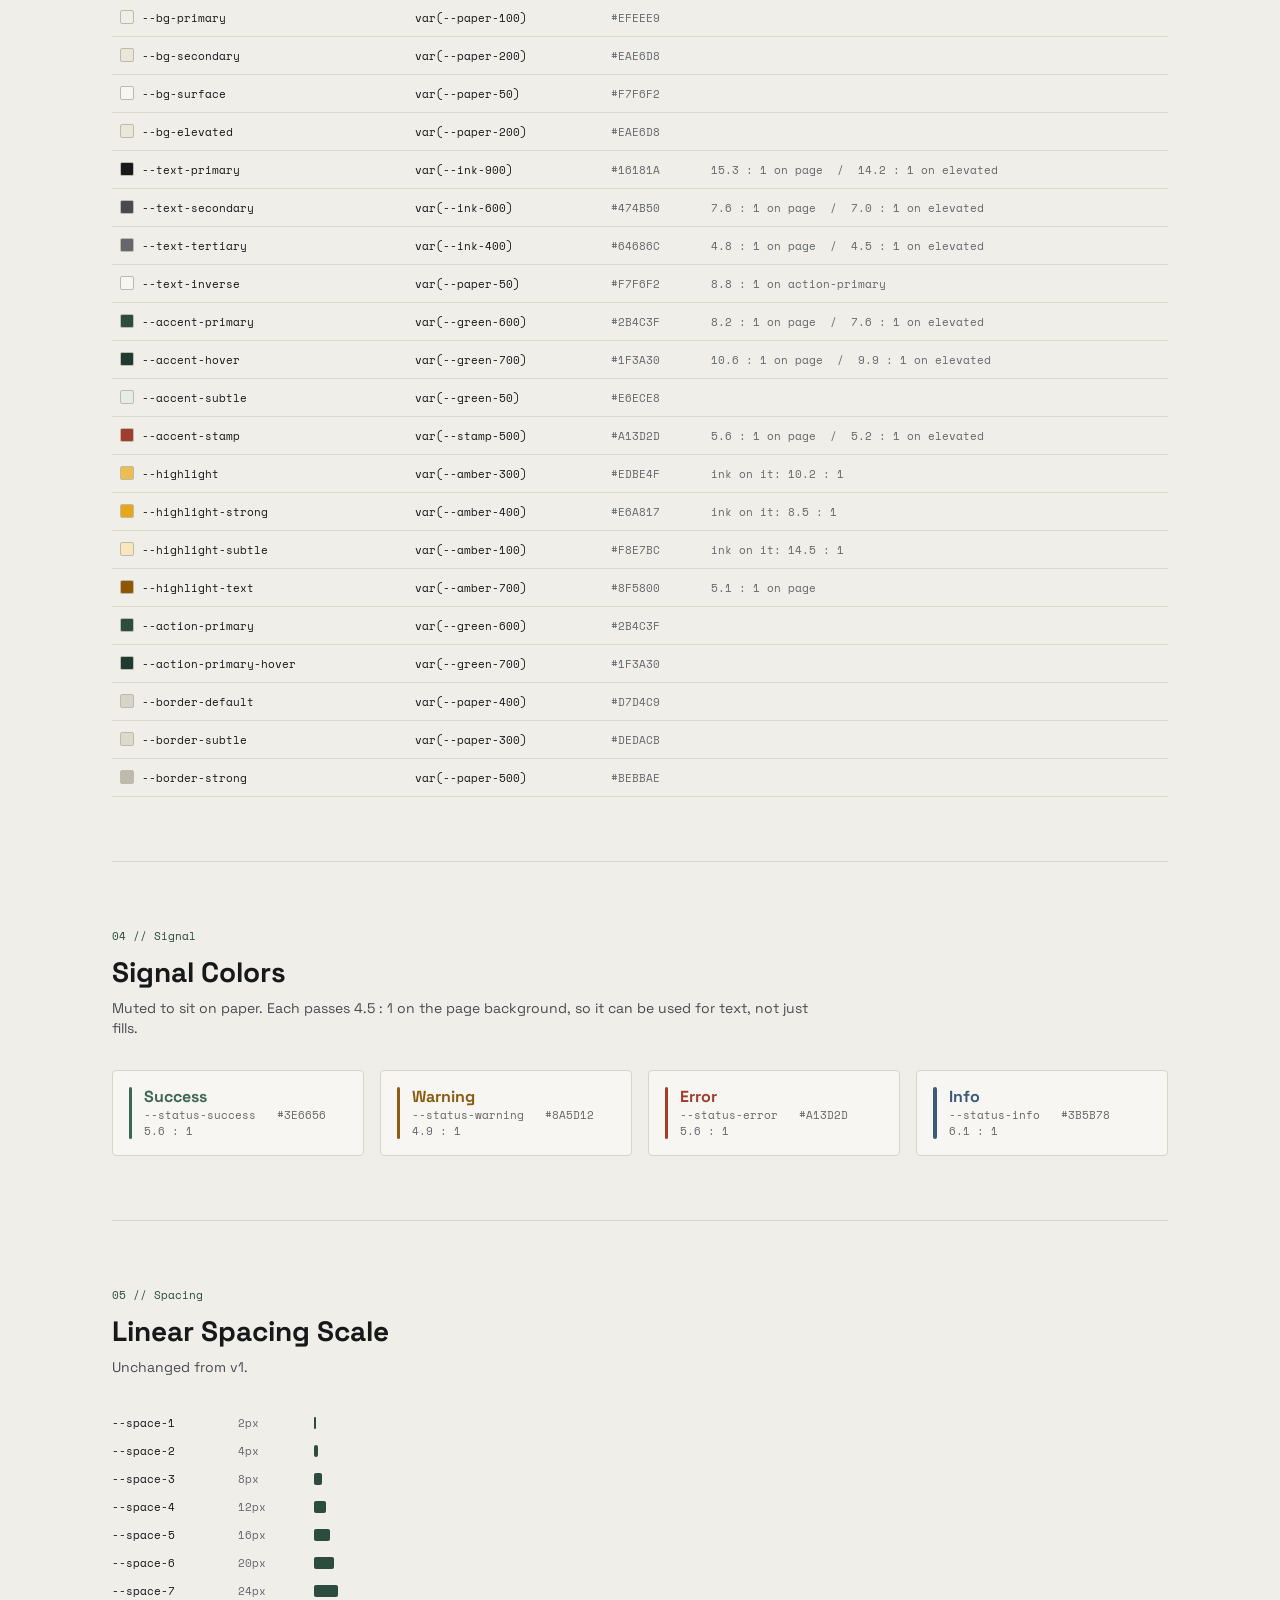
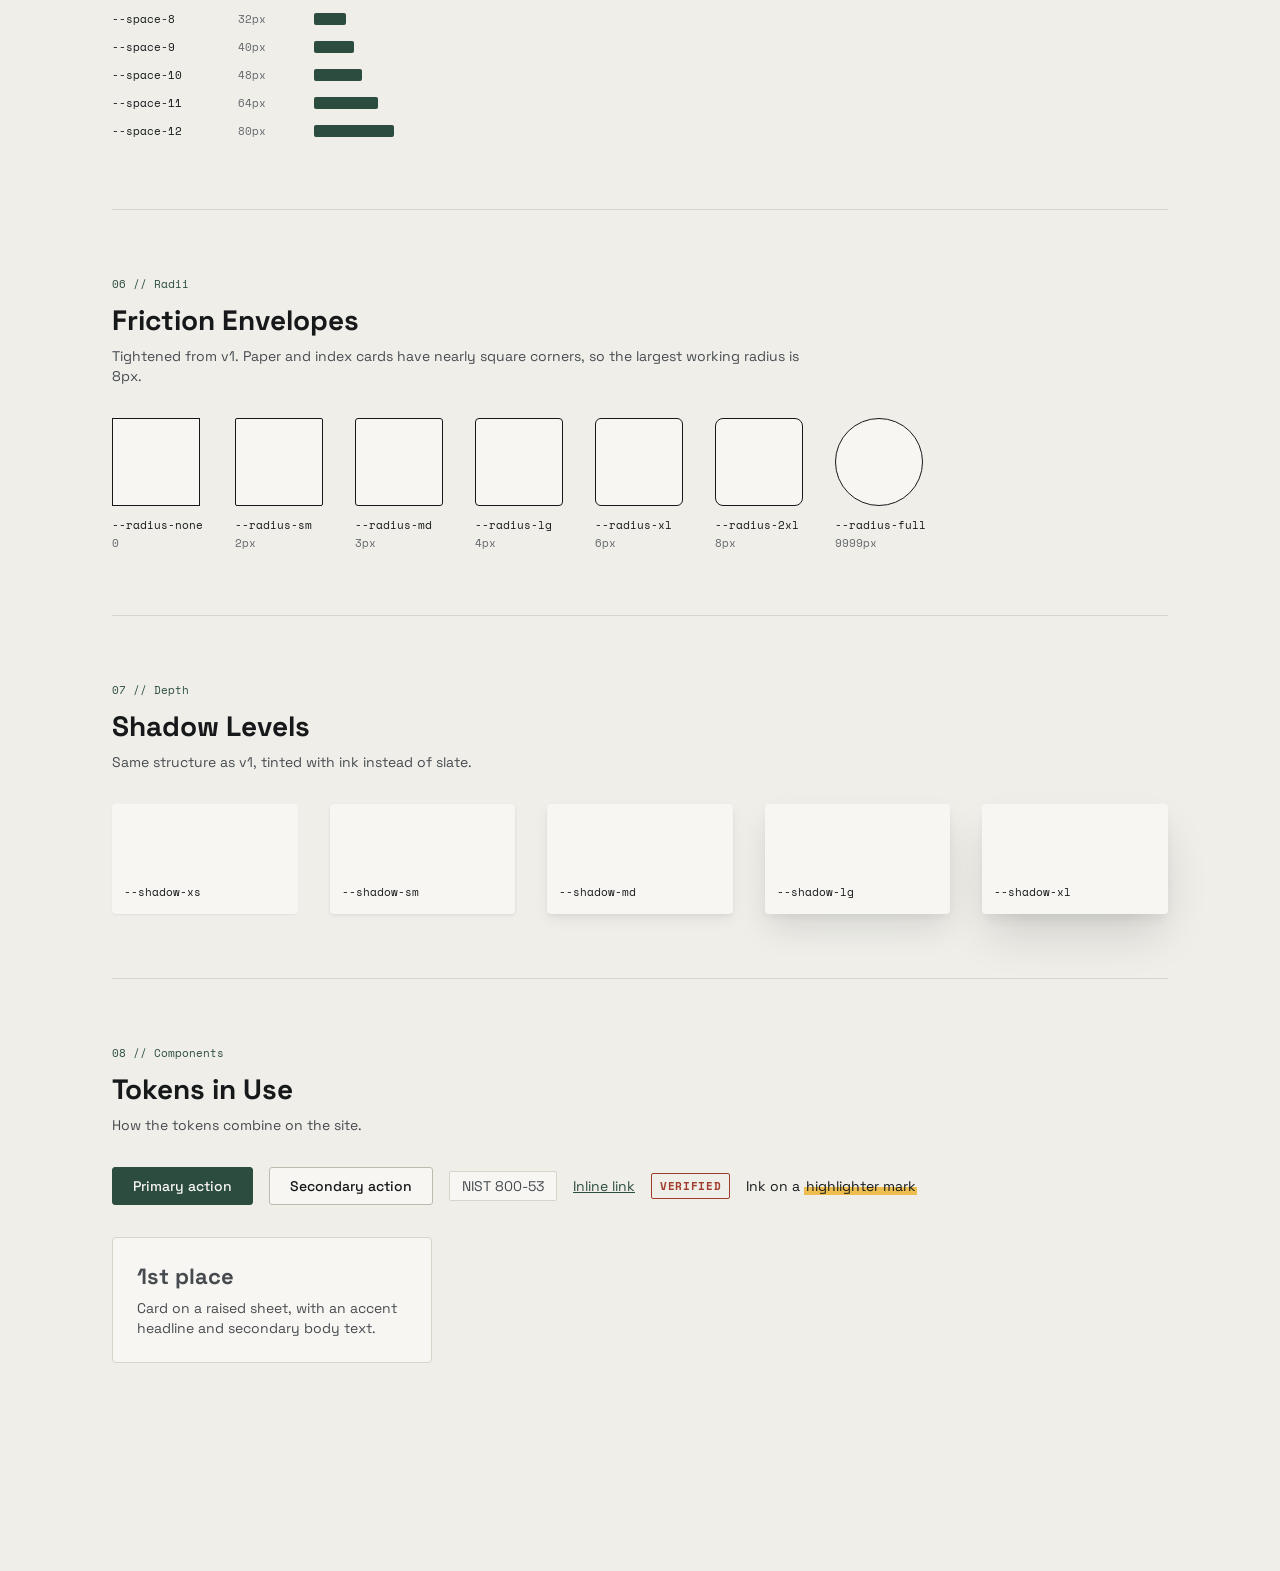
<file: docs/design-system/v2-parchment/design-system-reference.html>
<!doctype html>
<html lang="en">
<head>
<meta charset="utf-8">
<meta name="viewport" content="width=device-width, initial-scale=1">
<title>Aiden Hutchins Portfolio — Design System v2 (Parchment)</title>
<!-- Fonts load from the site's self-hosted copies. Path assumes this file lives at
     docs/design-system/v2-parchment/ in the repo; if opened elsewhere, fallback fonts are used. -->
<link rel="stylesheet" href="../../../public/assets/fonts.css">
<link rel="stylesheet" href="design_sys.css">
<style>
*,*::before,*::after{box-sizing:border-box;}
body{margin:0;background:var(--bg-primary);color:var(--text-primary);font-family:var(--font-primary);font-size:var(--fs-body);line-height:var(--lh-body);-webkit-font-smoothing:antialiased;}
p,h1,h2,h3{margin:0;}
code{font-family:var(--font-mono);font-size:var(--fs-mono-sm);color:var(--text-primary);}
.mono-sm{font-family:var(--font-mono);font-size:var(--fs-mono-sm);line-height:var(--lh-mono-sm);color:var(--text-tertiary);}
.page{max-width:1120px;margin:0 auto;padding:var(--space-12) var(--space-8);}
.header{padding-bottom:var(--space-10);margin-bottom:var(--space-11);border-bottom:2px solid var(--text-primary);}
.header__tag{display:inline-block;margin-bottom:var(--space-6);padding:var(--space-1) var(--space-3);border:1.5px solid var(--accent-stamp);border-radius:var(--radius-sm);color:var(--accent-stamp);font-family:var(--font-mono);font-size:var(--fs-mono-sm);font-weight:var(--weight-bold);letter-spacing:.06em;transform:rotate(-1.5deg);}
.header h1{font-size:var(--fs-display);line-height:var(--lh-display);font-weight:var(--weight-bold);letter-spacing:-.015em;margin-bottom:var(--space-3);}
.header p{font-size:var(--fs-h4);line-height:var(--lh-h4);color:var(--text-secondary);}
.section{padding-bottom:var(--space-11);margin-bottom:var(--space-11);border-bottom:1px solid var(--border-default);}
.section:last-child{border-bottom:0;}
.section__num{font-family:var(--font-mono);font-size:var(--fs-mono-sm);color:var(--accent-primary);margin-bottom:var(--space-3);}
.section__title{font-size:var(--fs-h2);line-height:var(--lh-h2);font-weight:var(--weight-bold);margin-bottom:var(--space-3);}
.section__desc{max-width:720px;color:var(--text-secondary);margin-bottom:var(--space-8);}
.type-row{display:grid;grid-template-columns:180px 1fr;gap:var(--space-8);align-items:baseline;padding:var(--space-5) 0;border-top:1px solid var(--border-subtle);}
.type-row__label{font-weight:var(--weight-medium);}
.group+.group{margin-top:var(--space-9);}
.group__title{font-size:var(--fs-h4);line-height:var(--lh-h4);font-weight:var(--weight-bold);}
.group__desc{color:var(--text-secondary);margin:var(--space-2) 0 var(--space-5);}
.swatches{display:grid;grid-template-columns:repeat(auto-fill,minmax(120px,1fr));gap:var(--space-5);}
.swatch__chip{height:72px;border-radius:var(--radius-md);border:1px solid var(--border-default);margin-bottom:var(--space-3);}
.swatch__name{font-weight:var(--weight-medium);}
.swatch__hex{font-family:var(--font-mono);font-size:var(--fs-mono-sm);color:var(--text-tertiary);}
table{width:100%;border-collapse:collapse;}
th{text-align:left;font-size:var(--fs-label);font-weight:var(--weight-medium);color:var(--text-tertiary);padding:var(--space-3);border-bottom:1px solid var(--border-strong);}
td{padding:var(--space-3);border-bottom:1px solid var(--border-subtle);vertical-align:middle;}
.table-wrap{overflow-x:auto;}
.dot{display:inline-block;width:14px;height:14px;border-radius:var(--radius-sm);border:1px solid var(--border-strong);margin-right:var(--space-3);vertical-align:-2px;}
.signals{display:grid;grid-template-columns:repeat(auto-fit,minmax(220px,1fr));gap:var(--space-5);}
.signal{display:flex;gap:var(--space-4);padding:var(--space-5);background:var(--bg-surface);border:1px solid var(--border-default);border-radius:var(--radius-lg);}
.signal__bar{width:4px;border-radius:var(--radius-full);}
.signal__name{font-weight:var(--weight-bold);font-size:var(--fs-body-lg);}
.space-row{display:grid;grid-template-columns:110px 60px 1fr;align-items:center;gap:var(--space-5);padding:var(--space-2) 0;}
.space-bar{height:12px;background:var(--accent-primary);border-radius:var(--radius-sm);}
.radii{display:flex;flex-wrap:wrap;gap:var(--space-8);}
.radius__box{width:88px;height:88px;background:var(--bg-surface);border:1.5px solid var(--text-primary);margin-bottom:var(--space-3);}
.shadows{display:grid;grid-template-columns:repeat(auto-fill,minmax(170px,1fr));gap:var(--space-8);}
.shadow{height:110px;display:flex;align-items:flex-end;padding:var(--space-4);background:var(--bg-surface);border-radius:var(--radius-lg);}
.demo{display:flex;flex-wrap:wrap;gap:var(--space-5);align-items:center;}
.btn{display:inline-flex;padding:var(--space-3) var(--space-6);border:1px solid var(--border-strong);border-radius:var(--radius-md);background:var(--bg-surface);color:var(--text-primary);font:inherit;font-weight:var(--weight-medium);text-decoration:none;}
.btn--primary{background:var(--action-primary);border-color:var(--action-primary);color:var(--text-inverse);}
.tag{padding:var(--space-2) var(--space-4);background:var(--bg-surface);border:1px solid var(--border-default);border-radius:var(--radius-sm);color:var(--text-secondary);}
.link{color:var(--accent-primary);}
.card{max-width:320px;padding:var(--space-7);background:var(--bg-surface);border:1px solid var(--border-default);border-radius:var(--radius-lg);}
.card__head{font-size:var(--fs-h3);line-height:var(--lh-h3);font-weight:var(--weight-bold);color:var(--accent-primary);margin-bottom:var(--space-3);}
.card p{color:var(--text-secondary);}
.stamp{display:inline-block;padding:var(--space-1) var(--space-3);border:1.5px solid var(--accent-stamp);border-radius:var(--radius-sm);color:var(--accent-stamp);font-family:var(--font-mono);font-size:var(--fs-mono-sm);font-weight:var(--weight-bold);letter-spacing:.06em;}
.sw-paper-50{background:var(--paper-50);}.sw-paper-100{background:var(--paper-100);}.sw-paper-200{background:var(--paper-200);}.sw-paper-300{background:var(--paper-300);}.sw-paper-400{background:var(--paper-400);}.sw-paper-500{background:var(--paper-500);}.sw-paper-600{background:var(--paper-600);}.sw-ink-900{background:var(--ink-900);}.sw-ink-800{background:var(--ink-800);}.sw-ink-700{background:var(--ink-700);}.sw-ink-600{background:var(--ink-600);}.sw-ink-500{background:var(--ink-500);}.sw-ink-400{background:var(--ink-400);}.sw-ink-300{background:var(--ink-300);}.sw-ink-200{background:var(--ink-200);}.sw-green-50{background:var(--green-50);}.sw-green-100{background:var(--green-100);}.sw-green-300{background:var(--green-300);}.sw-green-500{background:var(--green-500);}.sw-green-600{background:var(--green-600);}.sw-green-700{background:var(--green-700);}.sw-green-800{background:var(--green-800);}.sw-stamp-50{background:var(--stamp-50);}.sw-stamp-100{background:var(--stamp-100);}.sw-stamp-500{background:var(--stamp-500);}.sw-stamp-600{background:var(--stamp-600);}.sem-bg-primary{background:var(--bg-primary);}.sem-bg-secondary{background:var(--bg-secondary);}.sem-bg-surface{background:var(--bg-surface);}.sem-bg-elevated{background:var(--bg-elevated);}.sem-text-primary{background:var(--text-primary);}.sem-text-secondary{background:var(--text-secondary);}.sem-text-tertiary{background:var(--text-tertiary);}.sem-text-inverse{background:var(--text-inverse);}.sem-accent-primary{background:var(--accent-primary);}.sem-accent-hover{background:var(--accent-hover);}.sem-accent-subtle{background:var(--accent-subtle);}.sem-accent-stamp{background:var(--accent-stamp);}.sem-action-primary{background:var(--action-primary);}.sem-action-primary-hover{background:var(--action-primary-hover);}.sem-border-default{background:var(--border-default);}.sem-border-subtle{background:var(--border-subtle);}.sem-border-strong{background:var(--border-strong);}.sig-status-success{background:var(--status-success);} .sig-status-success-t{color:var(--status-success);}.sig-status-warning{background:var(--status-warning);} .sig-status-warning-t{color:var(--status-warning);}.sig-status-error{background:var(--status-error);} .sig-status-error-t{color:var(--status-error);}.sig-status-info{background:var(--status-info);} .sig-status-info-t{color:var(--status-info);}.ts-display{font-size:var(--fs-display);line-height:var(--lh-display);font-weight:var(--weight-bold);}.ts-h1{font-size:var(--fs-h1);line-height:var(--lh-h1);font-weight:var(--weight-bold);}.ts-h2{font-size:var(--fs-h2);line-height:var(--lh-h2);font-weight:var(--weight-bold);}.ts-h3{font-size:var(--fs-h3);line-height:var(--lh-h3);font-weight:var(--weight-bold);}.ts-h4{font-size:var(--fs-h4);line-height:var(--lh-h4);font-weight:var(--weight-bold);}.ts-body-lg{font-size:var(--fs-body-lg);line-height:var(--lh-body-lg);font-weight:var(--weight-regular);}.ts-body{font-size:var(--fs-body);line-height:var(--lh-body);font-weight:var(--weight-regular);}.ts-body-sm{font-size:var(--fs-body-sm);line-height:var(--lh-body-sm);font-weight:var(--weight-regular);}.ts-caption{font-size:var(--fs-caption);line-height:var(--lh-caption);font-weight:var(--weight-regular);}.ts-mono{font-family:var(--font-mono);font-size:var(--fs-mono);line-height:var(--lh-mono);}.ts-mono-sm{font-family:var(--font-mono);font-size:var(--fs-mono-sm);line-height:var(--lh-mono-sm);}.sp-1{width:var(--space-1);}.sp-2{width:var(--space-2);}.sp-3{width:var(--space-3);}.sp-4{width:var(--space-4);}.sp-5{width:var(--space-5);}.sp-6{width:var(--space-6);}.sp-7{width:var(--space-7);}.sp-8{width:var(--space-8);}.sp-9{width:var(--space-9);}.sp-10{width:var(--space-10);}.sp-11{width:var(--space-11);}.sp-12{width:var(--space-12);}.rd-none{border-radius:var(--radius-none);}.rd-sm{border-radius:var(--radius-sm);}.rd-md{border-radius:var(--radius-md);}.rd-lg{border-radius:var(--radius-lg);}.rd-xl{border-radius:var(--radius-xl);}.rd-2xl{border-radius:var(--radius-2xl);}.rd-full{border-radius:var(--radius-full);}.sh-xs{box-shadow:var(--shadow-xs);}.sh-sm{box-shadow:var(--shadow-sm);}.sh-md{box-shadow:var(--shadow-md);}.sh-lg{box-shadow:var(--shadow-lg);}.sh-xl{box-shadow:var(--shadow-xl);}
@media (max-width:700px){.type-row{grid-template-columns:1fr;gap:var(--space-2);}.page{padding:var(--space-10) var(--space-6);}}
.sw-amber-50{background:var(--amber-50);}.sw-amber-100{background:var(--amber-100);}.sw-amber-200{background:var(--amber-200);}.sw-amber-300{background:var(--amber-300);}.sw-amber-400{background:var(--amber-400);}.sw-amber-500{background:var(--amber-500);}.sw-amber-600{background:var(--amber-600);}.sw-amber-700{background:var(--amber-700);}.sem-highlight{background:var(--highlight);}.sem-highlight-strong{background:var(--highlight-strong);}.sem-highlight-subtle{background:var(--highlight-subtle);}.sem-highlight-text{background:var(--highlight-text);}.mark-demo{background:linear-gradient(transparent 55%,var(--highlight) 55%);padding:0 .1em;}
</style>
</head>
<body>
<main class="page">
  <header class="header">
    <span class="header__tag">SYS_REF // DESIGN_V2.1</span>
    <h1>Design System</h1>
    <p>Personal portfolio style guide and token reference, v2.1 “Parchment”.</p>
  </header>

  <section class="section">
    <p class="section__num">01 // Typography</p>
    <h2 class="section__title">Typography Scale</h2>
    <p class="section__desc">Unchanged from v1. Space Grotesk carries headings, body, and UI; Space Mono is reserved for technical output such as hashes, timestamps, and data.</p>
    <div class="type-row"><div class="type-row__meta"><p class="type-row__label">Display</p><p class="mono-sm">48px / 56px</p></div><p class="ts-display">Case File Overview</p></div><div class="type-row"><div class="type-row__meta"><p class="type-row__label">H1</p><p class="mono-sm">36px / 44px</p></div><p class="ts-h1">Investigation Summary</p></div><div class="type-row"><div class="type-row__meta"><p class="type-row__label">H2</p><p class="mono-sm">28px / 36px</p></div><p class="ts-h2">Evidence Analysis Ledger</p></div><div class="type-row"><div class="type-row__meta"><p class="type-row__label">H3</p><p class="mono-sm">22px / 28px</p></div><p class="ts-h3">Source Attribution Logs</p></div><div class="type-row"><div class="type-row__meta"><p class="type-row__label">H4</p><p class="mono-sm">18px / 24px</p></div><p class="ts-h4">Collection Notes</p></div><div class="type-row"><div class="type-row__meta"><p class="type-row__label">Body Large</p><p class="mono-sm">16px / 24px</p></div><p class="ts-body-lg">Open-source intelligence gathering and forensic analysis, documented so findings can be verified.</p></div><div class="type-row"><div class="type-row__meta"><p class="type-row__label">Body</p><p class="mono-sm">14px / 20px</p></div><p class="ts-body">Structured methodology for collecting, processing, and validating publicly available information.</p></div><div class="type-row"><div class="type-row__meta"><p class="type-row__label">Body Small</p><p class="mono-sm">12px / 16px</p></div><p class="ts-body-sm">Cross-referencing indicators across independent sources before drawing conclusions.</p></div><div class="type-row"><div class="type-row__meta"><p class="type-row__label">Caption</p><p class="mono-sm">11px / 14px</p></div><p class="ts-caption">Last revised November 2026</p></div><div class="type-row"><div class="type-row__meta"><p class="type-row__label">Mono</p><p class="mono-sm">13px / 20px</p></div><p class="ts-mono">SHA-256  9f2d3b8c 2ae104fa 115c7e01</p></div><div class="type-row"><div class="type-row__meta"><p class="type-row__label">Mono Small</p><p class="mono-sm">11px / 16px</p></div><p class="ts-mono-sm">2026-11-09T17:36:51Z  status=200</p></div>
  </section>

  <section class="section">
    <p class="section__num">02 // Color</p>
    <h2 class="section__title">Color Palette Swatches</h2>
    <p class="section__desc">Five families replace v1’s slate and blue: warm paper for surfaces, ink for text, field green as the working accent for text and actions, highlighter amber as the contrast fill, and stamp red for rare emphasis.</p>
    <div class="group"><h3 class="group__title">Paper</h3><p class="group__desc">Page, surfaces, folders, and rules.</p><div class="swatches"><div class="swatch"><div class="swatch__chip sw-paper-50"></div><p class="swatch__name">paper-50</p><p class="swatch__hex">#F7F6F2</p></div><div class="swatch"><div class="swatch__chip sw-paper-100"></div><p class="swatch__name">paper-100</p><p class="swatch__hex">#EFEEE9</p></div><div class="swatch"><div class="swatch__chip sw-paper-200"></div><p class="swatch__name">paper-200</p><p class="swatch__hex">#EAE6D8</p></div><div class="swatch"><div class="swatch__chip sw-paper-300"></div><p class="swatch__name">paper-300</p><p class="swatch__hex">#DEDACB</p></div><div class="swatch"><div class="swatch__chip sw-paper-400"></div><p class="swatch__name">paper-400</p><p class="swatch__hex">#D7D4C9</p></div><div class="swatch"><div class="swatch__chip sw-paper-500"></div><p class="swatch__name">paper-500</p><p class="swatch__hex">#BEBBAE</p></div><div class="swatch"><div class="swatch__chip sw-paper-600"></div><p class="swatch__name">paper-600</p><p class="swatch__hex">#9E9A8B</p></div></div></div><div class="group"><h3 class="group__title">Ink</h3><p class="group__desc">Text, heaviest to faintest. 300 and below are decorative only.</p><div class="swatches"><div class="swatch"><div class="swatch__chip sw-ink-900"></div><p class="swatch__name">ink-900</p><p class="swatch__hex">#16181A</p></div><div class="swatch"><div class="swatch__chip sw-ink-800"></div><p class="swatch__name">ink-800</p><p class="swatch__hex">#24272A</p></div><div class="swatch"><div class="swatch__chip sw-ink-700"></div><p class="swatch__name">ink-700</p><p class="swatch__hex">#34383C</p></div><div class="swatch"><div class="swatch__chip sw-ink-600"></div><p class="swatch__name">ink-600</p><p class="swatch__hex">#474B50</p></div><div class="swatch"><div class="swatch__chip sw-ink-500"></div><p class="swatch__name">ink-500</p><p class="swatch__hex">#585D62</p></div><div class="swatch"><div class="swatch__chip sw-ink-400"></div><p class="swatch__name">ink-400</p><p class="swatch__hex">#64686C</p></div><div class="swatch"><div class="swatch__chip sw-ink-300"></div><p class="swatch__name">ink-300</p><p class="swatch__hex">#8A8E92</p></div><div class="swatch"><div class="swatch__chip sw-ink-200"></div><p class="swatch__name">ink-200</p><p class="swatch__hex">#B4B7B9</p></div></div></div><div class="group"><h3 class="group__title">Field Green</h3><p class="group__desc">Primary accent, links, and filled actions.</p><div class="swatches"><div class="swatch"><div class="swatch__chip sw-green-50"></div><p class="swatch__name">green-50</p><p class="swatch__hex">#E6ECE8</p></div><div class="swatch"><div class="swatch__chip sw-green-100"></div><p class="swatch__name">green-100</p><p class="swatch__hex">#D3DED7</p></div><div class="swatch"><div class="swatch__chip sw-green-300"></div><p class="swatch__name">green-300</p><p class="swatch__hex">#8FA89C</p></div><div class="swatch"><div class="swatch__chip sw-green-500"></div><p class="swatch__name">green-500</p><p class="swatch__hex">#3E6656</p></div><div class="swatch"><div class="swatch__chip sw-green-600"></div><p class="swatch__name">green-600</p><p class="swatch__hex">#2B4C3F</p></div><div class="swatch"><div class="swatch__chip sw-green-700"></div><p class="swatch__name">green-700</p><p class="swatch__hex">#1F3A30</p></div><div class="swatch"><div class="swatch__chip sw-green-800"></div><p class="swatch__name">green-800</p><p class="swatch__hex">#152A22</p></div></div></div><div class="group"><h3 class="group__title">Stamp Red</h3><p class="group__desc">Rare emphasis: marks and alerts. Use sparingly.</p><div class="swatches"><div class="swatch"><div class="swatch__chip sw-stamp-50"></div><p class="swatch__name">stamp-50</p><p class="swatch__hex">#F5E6E2</p></div><div class="swatch"><div class="swatch__chip sw-stamp-100"></div><p class="swatch__name">stamp-100</p><p class="swatch__hex">#EBCBC3</p></div><div class="swatch"><div class="swatch__chip sw-stamp-500"></div><p class="swatch__name">stamp-500</p><p class="swatch__hex">#A13D2D</p></div><div class="swatch"><div class="swatch__chip sw-stamp-600"></div><p class="swatch__name">stamp-600</p><p class="swatch__hex">#85301F</p></div></div><div class="group"><h3 class="group__title">Highlighter Amber</h3><p class="group__desc">The contrast color. Use it as a fill behind ink (marks, bars, tabs); it’s too light to read as text on paper. Only amber-700 is text-safe.</p><div class="swatches"><div class="swatch"><div class="swatch__chip sw-amber-50"></div><p class="swatch__name">amber-50</p><p class="swatch__hex">#FBF3DE</p></div><div class="swatch"><div class="swatch__chip sw-amber-100"></div><p class="swatch__name">amber-100</p><p class="swatch__hex">#F8E7BC</p></div><div class="swatch"><div class="swatch__chip sw-amber-200"></div><p class="swatch__name">amber-200</p><p class="swatch__hex">#F3D58A</p></div><div class="swatch"><div class="swatch__chip sw-amber-300"></div><p class="swatch__name">amber-300</p><p class="swatch__hex">#EDBE4F</p></div><div class="swatch"><div class="swatch__chip sw-amber-400"></div><p class="swatch__name">amber-400</p><p class="swatch__hex">#E6A817</p></div><div class="swatch"><div class="swatch__chip sw-amber-500"></div><p class="swatch__name">amber-500</p><p class="swatch__hex">#D99400</p></div><div class="swatch"><div class="swatch__chip sw-amber-600"></div><p class="swatch__name">amber-600</p><p class="swatch__hex">#A86A00</p></div><div class="swatch"><div class="swatch__chip sw-amber-700"></div><p class="swatch__name">amber-700</p><p class="swatch__hex">#8F5800</p></div></div></div></div>
  </section>

  <section class="section">
    <p class="section__num">03 // Semantic</p>
    <h2 class="section__title">Semantic Map</h2>
    <p class="section__desc">Same semantic names as v1, so site styles don’t change when the palette does. Ratios are WCAG contrast; 4.5 : 1 is the minimum for body text.</p>
    <div class="table-wrap"><table>
      <thead><tr><th>Token</th><th>Maps to</th><th>Value</th><th>Contrast</th></tr></thead>
      <tbody><tr><td><span class="dot sem-bg-primary"></span><code>--bg-primary</code></td><td><code>var(--paper-100)</code></td><td class="mono-sm">#EFEEE9</td><td class="mono-sm">&nbsp;</td></tr><tr><td><span class="dot sem-bg-secondary"></span><code>--bg-secondary</code></td><td><code>var(--paper-200)</code></td><td class="mono-sm">#EAE6D8</td><td class="mono-sm">&nbsp;</td></tr><tr><td><span class="dot sem-bg-surface"></span><code>--bg-surface</code></td><td><code>var(--paper-50)</code></td><td class="mono-sm">#F7F6F2</td><td class="mono-sm">&nbsp;</td></tr><tr><td><span class="dot sem-bg-elevated"></span><code>--bg-elevated</code></td><td><code>var(--paper-200)</code></td><td class="mono-sm">#EAE6D8</td><td class="mono-sm">&nbsp;</td></tr><tr><td><span class="dot sem-text-primary"></span><code>--text-primary</code></td><td><code>var(--ink-900)</code></td><td class="mono-sm">#16181A</td><td class="mono-sm">15.3 : 1 on page &nbsp;/&nbsp; 14.2 : 1 on elevated</td></tr><tr><td><span class="dot sem-text-secondary"></span><code>--text-secondary</code></td><td><code>var(--ink-600)</code></td><td class="mono-sm">#474B50</td><td class="mono-sm">7.6 : 1 on page &nbsp;/&nbsp; 7.0 : 1 on elevated</td></tr><tr><td><span class="dot sem-text-tertiary"></span><code>--text-tertiary</code></td><td><code>var(--ink-400)</code></td><td class="mono-sm">#64686C</td><td class="mono-sm">4.8 : 1 on page &nbsp;/&nbsp; 4.5 : 1 on elevated</td></tr><tr><td><span class="dot sem-text-inverse"></span><code>--text-inverse</code></td><td><code>var(--paper-50)</code></td><td class="mono-sm">#F7F6F2</td><td class="mono-sm">8.8 : 1 on action-primary</td></tr><tr><td><span class="dot sem-accent-primary"></span><code>--accent-primary</code></td><td><code>var(--green-600)</code></td><td class="mono-sm">#2B4C3F</td><td class="mono-sm">8.2 : 1 on page &nbsp;/&nbsp; 7.6 : 1 on elevated</td></tr><tr><td><span class="dot sem-accent-hover"></span><code>--accent-hover</code></td><td><code>var(--green-700)</code></td><td class="mono-sm">#1F3A30</td><td class="mono-sm">10.6 : 1 on page &nbsp;/&nbsp; 9.9 : 1 on elevated</td></tr><tr><td><span class="dot sem-accent-subtle"></span><code>--accent-subtle</code></td><td><code>var(--green-50)</code></td><td class="mono-sm">#E6ECE8</td><td class="mono-sm">&nbsp;</td></tr><tr><td><span class="dot sem-accent-stamp"></span><code>--accent-stamp</code></td><td><code>var(--stamp-500)</code></td><td class="mono-sm">#A13D2D</td><td class="mono-sm">5.6 : 1 on page &nbsp;/&nbsp; 5.2 : 1 on elevated</td></tr><tr><td><span class="dot sem-highlight"></span><code>--highlight</code></td><td><code>var(--amber-300)</code></td><td class="mono-sm">#EDBE4F</td><td class="mono-sm">ink on it: 10.2 : 1</td></tr><tr><td><span class="dot sem-highlight-strong"></span><code>--highlight-strong</code></td><td><code>var(--amber-400)</code></td><td class="mono-sm">#E6A817</td><td class="mono-sm">ink on it: 8.5 : 1</td></tr><tr><td><span class="dot sem-highlight-subtle"></span><code>--highlight-subtle</code></td><td><code>var(--amber-100)</code></td><td class="mono-sm">#F8E7BC</td><td class="mono-sm">ink on it: 14.5 : 1</td></tr><tr><td><span class="dot sem-highlight-text"></span><code>--highlight-text</code></td><td><code>var(--amber-700)</code></td><td class="mono-sm">#8F5800</td><td class="mono-sm">5.1 : 1 on page</td></tr><tr><td><span class="dot sem-action-primary"></span><code>--action-primary</code></td><td><code>var(--green-600)</code></td><td class="mono-sm">#2B4C3F</td><td class="mono-sm">&nbsp;</td></tr><tr><td><span class="dot sem-action-primary-hover"></span><code>--action-primary-hover</code></td><td><code>var(--green-700)</code></td><td class="mono-sm">#1F3A30</td><td class="mono-sm">&nbsp;</td></tr><tr><td><span class="dot sem-border-default"></span><code>--border-default</code></td><td><code>var(--paper-400)</code></td><td class="mono-sm">#D7D4C9</td><td class="mono-sm">&nbsp;</td></tr><tr><td><span class="dot sem-border-subtle"></span><code>--border-subtle</code></td><td><code>var(--paper-300)</code></td><td class="mono-sm">#DEDACB</td><td class="mono-sm">&nbsp;</td></tr><tr><td><span class="dot sem-border-strong"></span><code>--border-strong</code></td><td><code>var(--paper-500)</code></td><td class="mono-sm">#BEBBAE</td><td class="mono-sm">&nbsp;</td></tr></tbody>
    </table></div>
  </section>

  <section class="section">
    <p class="section__num">04 // Signal</p>
    <h2 class="section__title">Signal Colors</h2>
    <p class="section__desc">Muted to sit on paper. Each passes 4.5 : 1 on the page background, so it can be used for text, not just fills.</p>
    <div class="signals"><div class="signal"><span class="signal__bar sig-status-success"></span><div><p class="signal__name sig-status-success-t">Success</p><p class="mono-sm">--status-success &nbsp; #3E6656 &nbsp; 5.6 : 1</p></div></div><div class="signal"><span class="signal__bar sig-status-warning"></span><div><p class="signal__name sig-status-warning-t">Warning</p><p class="mono-sm">--status-warning &nbsp; #8A5D12 &nbsp; 4.9 : 1</p></div></div><div class="signal"><span class="signal__bar sig-status-error"></span><div><p class="signal__name sig-status-error-t">Error</p><p class="mono-sm">--status-error &nbsp; #A13D2D &nbsp; 5.6 : 1</p></div></div><div class="signal"><span class="signal__bar sig-status-info"></span><div><p class="signal__name sig-status-info-t">Info</p><p class="mono-sm">--status-info &nbsp; #3B5B78 &nbsp; 6.1 : 1</p></div></div></div>
  </section>

  <section class="section">
    <p class="section__num">05 // Spacing</p>
    <h2 class="section__title">Linear Spacing Scale</h2>
    <p class="section__desc">Unchanged from v1.</p>
    <div class="space-row"><code>--space-1</code><span class="mono-sm">2px</span><span class="space-bar sp-1"></span></div><div class="space-row"><code>--space-2</code><span class="mono-sm">4px</span><span class="space-bar sp-2"></span></div><div class="space-row"><code>--space-3</code><span class="mono-sm">8px</span><span class="space-bar sp-3"></span></div><div class="space-row"><code>--space-4</code><span class="mono-sm">12px</span><span class="space-bar sp-4"></span></div><div class="space-row"><code>--space-5</code><span class="mono-sm">16px</span><span class="space-bar sp-5"></span></div><div class="space-row"><code>--space-6</code><span class="mono-sm">20px</span><span class="space-bar sp-6"></span></div><div class="space-row"><code>--space-7</code><span class="mono-sm">24px</span><span class="space-bar sp-7"></span></div><div class="space-row"><code>--space-8</code><span class="mono-sm">32px</span><span class="space-bar sp-8"></span></div><div class="space-row"><code>--space-9</code><span class="mono-sm">40px</span><span class="space-bar sp-9"></span></div><div class="space-row"><code>--space-10</code><span class="mono-sm">48px</span><span class="space-bar sp-10"></span></div><div class="space-row"><code>--space-11</code><span class="mono-sm">64px</span><span class="space-bar sp-11"></span></div><div class="space-row"><code>--space-12</code><span class="mono-sm">80px</span><span class="space-bar sp-12"></span></div>
  </section>

  <section class="section">
    <p class="section__num">06 // Radii</p>
    <h2 class="section__title">Friction Envelopes</h2>
    <p class="section__desc">Tightened from v1. Paper and index cards have nearly square corners, so the largest working radius is 8px.</p>
    <div class="radii"><div class="radius"><div class="radius__box rd-none"></div><code>--radius-none</code><p class="mono-sm">0</p></div><div class="radius"><div class="radius__box rd-sm"></div><code>--radius-sm</code><p class="mono-sm">2px</p></div><div class="radius"><div class="radius__box rd-md"></div><code>--radius-md</code><p class="mono-sm">3px</p></div><div class="radius"><div class="radius__box rd-lg"></div><code>--radius-lg</code><p class="mono-sm">4px</p></div><div class="radius"><div class="radius__box rd-xl"></div><code>--radius-xl</code><p class="mono-sm">6px</p></div><div class="radius"><div class="radius__box rd-2xl"></div><code>--radius-2xl</code><p class="mono-sm">8px</p></div><div class="radius"><div class="radius__box rd-full"></div><code>--radius-full</code><p class="mono-sm">9999px</p></div></div>
  </section>

  <section class="section">
    <p class="section__num">07 // Depth</p>
    <h2 class="section__title">Shadow Levels</h2>
    <p class="section__desc">Same structure as v1, tinted with ink instead of slate.</p>
    <div class="shadows"><div class="shadow sh-xs"><code>--shadow-xs</code></div><div class="shadow sh-sm"><code>--shadow-sm</code></div><div class="shadow sh-md"><code>--shadow-md</code></div><div class="shadow sh-lg"><code>--shadow-lg</code></div><div class="shadow sh-xl"><code>--shadow-xl</code></div></div>
  </section>

  <section class="section">
    <p class="section__num">08 // Components</p>
    <h2 class="section__title">Tokens in Use</h2>
    <p class="section__desc">How the tokens combine on the site.</p>
    <div class="demo">
      <a class="btn btn--primary" href="#">Primary action</a>
      <a class="btn" href="#">Secondary action</a>
      <span class="tag">NIST 800-53</span>
      <a class="link" href="#">Inline link</a>
      <span class="stamp">VERIFIED</span>
      <span>Ink on a <span class="mark-demo">highlighter mark</span></span>
    </div>
    <div class="demo" style="margin-top:var(--space-8)">
      <div class="card"><p class="card__head">1st place</p><p>Card on a raised sheet, with an accent headline and secondary body text.</p></div>
    </div>
  </section>
</main>
</body>
</html>
</file>
<file: docs/design-system/v1-slate/design_sys.css>
/* ============================================================
   Aiden Hutchins Portfolio — Design System Tokens
   ============================================================ */

@import url('https://fonts.googleapis.com/css2?family=Space+Grotesk:wght@400;500;700&family=Space+Mono:wght@400;700&display=swap');

:root {

  /* -- Font Families -- */
  --font-primary:    'Space Grotesk', sans-serif;
  --font-mono:       'Space Mono', monospace;

  /* -- Font Weights -- */
  --weight-regular:  400;
  --weight-medium:   500;
  --weight-bold:     700;

  /* -- Individual font-size tokens -- */
  --fs-display:    48px;
  --fs-h1:         36px;
  --fs-h2:         28px;
  --fs-h3:         22px;
  --fs-h4:         18px;
  --fs-body-lg:    16px;
  --fs-body:       14px;
  --fs-body-sm:    12px;
  --fs-label:      12px;
  --fs-caption:    11px;
  --fs-mono:       13px;
  --fs-mono-sm:    11px;

  /* -- Line heights -- */
  --lh-display:    56px;
  --lh-h1:         44px;
  --lh-h2:         36px;
  --lh-h3:         28px;
  --lh-h4:         24px;
  --lh-body-lg:    24px;
  --lh-body:       20px;
  --lh-body-sm:    16px;
  --lh-label:      16px;
  --lh-caption:    14px;
  --lh-mono:       20px;
  --lh-mono-sm:    16px;

  /* -- Slate System Shades -- */
  --slate-50:   #F8FAFC;
  --slate-100:  #F1F5F9;
  --slate-200:  #E2E8F0;
  --slate-300:  #CBD5E1;
  --slate-400:  #94A3B8;
  --slate-500:  #64748B;
  --slate-600:  #475569;
  --slate-700:  #334155;
  --slate-800:  #1E293B;
  --slate-900:  #0F172A;
  --slate-950:  #020617;

  /* -- Blue Interaction Accents -- */
  --blue-50:    #EFF6FF;
  --blue-100:   #DBEAFE;
  --blue-200:   #BFDBFE;
  --blue-300:   #93C5FD;
  --blue-400:   #60A5FA;
  --blue-500:   #3B82F6;
  --blue-600:   #2563EB;
  --blue-700:   #1D4ED8;
  --blue-800:   #1E40AF;
  --blue-900:   #1E3A8A;
  --blue-950:   #172554;

  /* -- Semantic: Backgrounds -- */
  --bg-primary:    var(--slate-50);
  --bg-secondary:  #FFFFFF;
  --bg-surface:    #FFFFFF;
  --bg-elevated:   var(--slate-100);

  /* -- Semantic: Text -- */
  --text-primary:    var(--slate-900);
  --text-secondary:  var(--slate-600);
  --text-tertiary:   var(--slate-400);
  --text-inverse:    #FFFFFF;

  /* -- Semantic: Accent -- */
  --accent-primary:  var(--blue-600);
  --accent-hover:    var(--blue-700);
  --accent-subtle:   var(--blue-50);

  /* -- Semantic: Borders -- */
  --border-default:  var(--slate-200);
  --border-subtle:   var(--slate-100);
  --border-strong:   var(--slate-300);

  /* -- Status / Signal Colors -- */
  --status-success:  #22C55E;
  --status-warning:  #F59E0B;
  --status-error:    #EF4444;
  --status-info:     #3B82F6;

  /* -- Spacing Scale -- */
  --space-1:   2px;
  --space-2:   4px;
  --space-3:   8px;
  --space-4:   12px;
  --space-5:   16px;
  --space-6:   20px;
  --space-7:   24px;
  --space-8:   32px;
  --space-9:   40px;
  --space-10:  48px;
  --space-11:  64px;
  --space-12:  80px;

  /* -- Border Radii -- */
  --radius-none:  0;
  --radius-sm:    4px;
  --radius-md:    6px;
  --radius-lg:    8px;
  --radius-xl:    12px;
  --radius-2xl:   16px;
  --radius-full:  9999px;

  /* -- Shadows -- */
  --shadow-xs:  0  1px  2px  0    rgba(15, 23, 41, 0.06);
  --shadow-sm:  0  1px  3px  0    rgba(15, 23, 41, 0.06),
                0  2px  6px  -1px rgba(15, 23, 41, 0.04);
  --shadow-md:  0  2px  4px  -1px rgba(15, 23, 41, 0.06),
                0  6px 16px  -2px rgba(15, 23, 41, 0.08);
  --shadow-lg:  0  4px  8px  -2px rgba(15, 23, 41, 0.06),
                0 16px 32px  -4px rgba(15, 23, 41, 0.12);
  --shadow-xl:  0  8px 12px  -4px rgba(15, 23, 41, 0.08),
                0 24px 48px  -8px rgba(15, 23, 41, 0.16);
}
</file>
<file: public/assets/fonts.css>
/* Self-hosted fonts (SIL OFL). Kept separate from the tokens so the
   design-system file is identical everywhere it's stored. */
@font-face { font-family: 'Space Grotesk'; font-weight: 400; font-style: normal; font-display: swap; src: url('fonts/space-grotesk-latin-400-normal.woff2') format('woff2'); }
@font-face { font-family: 'Space Grotesk'; font-weight: 500; font-style: normal; font-display: swap; src: url('fonts/space-grotesk-latin-500-normal.woff2') format('woff2'); }
@font-face { font-family: 'Space Grotesk'; font-weight: 700; font-style: normal; font-display: swap; src: url('fonts/space-grotesk-latin-700-normal.woff2') format('woff2'); }
@font-face { font-family: 'Space Mono'; font-weight: 400; font-style: normal; font-display: swap; src: url('fonts/space-mono-latin-400-normal.woff2') format('woff2'); }
@font-face { font-family: 'Space Mono'; font-weight: 700; font-style: normal; font-display: swap; src: url('fonts/space-mono-latin-700-normal.woff2') format('woff2'); }
</file>
<file: docs/design-system/v2-parchment/design_sys.css>
/* ============================================================
   Aiden Hutchins Portfolio — Design System Tokens
   v2.1 "Parchment" — case-file paper, ink, field green, stamp red,
   highlighter amber
   ------------------------------------------------------------
   Fonts are loaded separately (assets/fonts.css, self-hosted),
   so this file is identical in public/assets/tokens.css and in
   docs/design-system/v2-parchment/design_sys.css.
   Text tokens are checked against WCAG AA (4.5:1) on
   --bg-primary, --bg-surface and --bg-elevated.
   ============================================================ */

:root {

  /* -- Font Families -- */
  --font-primary:    'Space Grotesk', system-ui, sans-serif;
  --font-mono:       'Space Mono', ui-monospace, monospace;

  /* -- Font Weights -- */
  --weight-regular:  400;
  --weight-medium:   500;
  --weight-bold:     700;

  /* -- Individual font-size tokens -- */
  --fs-display:    48px;
  --fs-h1:         36px;
  --fs-h2:         28px;
  --fs-h3:         22px;
  --fs-h4:         18px;
  --fs-body-lg:    16px;
  --fs-body:       14px;
  --fs-body-sm:    12px;
  --fs-label:      12px;
  --fs-caption:    11px;
  --fs-mono:       13px;
  --fs-mono-sm:    11px;

  /* -- Line heights -- */
  --lh-display:    56px;
  --lh-h1:         44px;
  --lh-h2:         36px;
  --lh-h3:         28px;
  --lh-h4:         24px;
  --lh-body-lg:    24px;
  --lh-body:       20px;
  --lh-body-sm:    16px;
  --lh-label:      16px;
  --lh-caption:    14px;
  --lh-mono:       20px;
  --lh-mono-sm:    16px;

  /* -- Paper: page, surfaces, folders, rules -- */
  --paper-50:   #F7F6F2;   /* raised sheet */
  --paper-100:  #EFEEE9;   /* page */
  --paper-200:  #EAE6D8;   /* folder front */
  --paper-300:  #DEDACB;   /* folder back */
  --paper-400:  #D7D4C9;   /* rule */
  --paper-500:  #BEBBAE;   /* strong rule */
  --paper-600:  #9E9A8B;   /* decorative only */

  /* -- Ink: text, from heaviest to faintest -- */
  --ink-900:    #16181A;
  --ink-800:    #24272A;
  --ink-700:    #34383C;
  --ink-600:    #474B50;
  --ink-500:    #585D62;
  --ink-400:    #64686C;   /* lowest ink that passes AA for body text */
  --ink-300:    #8A8E92;   /* decorative only (icons, markers) */
  --ink-200:    #B4B7B9;   /* decorative only */

  /* -- Field Green: primary accent & actions -- */
  --green-50:   #E6ECE8;
  --green-100:  #D3DED7;
  --green-300:  #8FA89C;
  --green-500:  #3E6656;
  --green-600:  #2B4C3F;
  --green-700:  #1F3A30;
  --green-800:  #152A22;

  /* -- Stamp Red: rare emphasis (marks, alerts) -- */
  --stamp-50:   #F5E6E2;
  --stamp-100:  #EBCBC3;
  --stamp-500:  #A13D2D;
  --stamp-600:  #85301F;

  /* -- Highlighter Amber: contrast color. Used as a FILL (marks, bars,
        tabs) with ink on top, never as text on paper — bright amber is
        too light to read as text. amber-700 is the only text-safe step. -- */
  --amber-50:   #FBF3DE;
  --amber-100:  #F8E7BC;
  --amber-200:  #F3D58A;
  --amber-300:  #EDBE4F;
  --amber-400:  #E6A817;
  --amber-500:  #D99400;
  --amber-600:  #A86A00;   /* large text / icons only (3.8:1) */
  --amber-700:  #8F5800;   /* text-safe (5.1:1) */

  /* -- Semantic: Backgrounds -- */
  --bg-primary:    var(--paper-100);
  --bg-secondary:  var(--paper-200);
  --bg-surface:    var(--paper-50);
  --bg-elevated:   var(--paper-200);

  /* -- Semantic: Text -- */
  --text-primary:    var(--ink-900);
  --text-secondary:  var(--ink-600);
  --text-tertiary:   var(--ink-400);
  --text-inverse:    var(--paper-50);

  /* -- Semantic: Accent -- */
  --accent-primary:  var(--green-600);
  --accent-hover:    var(--green-700);
  --accent-subtle:   var(--green-50);
  --accent-stamp:    var(--stamp-500);

  /* -- Semantic: Highlight (contrast color) -- */
  --highlight:         var(--amber-300);   /* marker fill behind ink text */
  --highlight-strong:  var(--amber-400);   /* bars, rules, tabs, underlines */
  --highlight-subtle:  var(--amber-100);   /* faint wash, selection */
  --highlight-text:    var(--amber-700);   /* amber as text, when needed */

  /* -- Semantic: Actions (filled buttons) -- */
  --action-primary:        var(--green-600);
  --action-primary-hover:  var(--green-700);

  /* -- Semantic: Borders -- */
  --border-default:  var(--paper-400);
  --border-subtle:   var(--paper-300);
  --border-strong:   var(--paper-500);

  /* -- Status / Signal Colors -- */
  --status-success:  #3E6656;
  --status-warning:  #8A5D12;
  --status-error:    #A13D2D;
  --status-info:     #3B5B78;

  /* -- Spacing Scale -- */
  --space-1:   2px;
  --space-2:   4px;
  --space-3:   8px;
  --space-4:   12px;
  --space-5:   16px;
  --space-6:   20px;
  --space-7:   24px;
  --space-8:   32px;
  --space-9:   40px;
  --space-10:  48px;
  --space-11:  64px;
  --space-12:  80px;

  /* -- Border Radii (tighter than v1: paper has square-ish corners) -- */
  --radius-none:  0;
  --radius-sm:    2px;
  --radius-md:    3px;
  --radius-lg:    4px;
  --radius-xl:    6px;
  --radius-2xl:   8px;
  --radius-full:  9999px;

  /* -- Shadows (warm ink tint) -- */
  --shadow-xs:  0  1px  2px  0    rgba(22, 24, 26, 0.06);
  --shadow-sm:  0  1px  3px  0    rgba(22, 24, 26, 0.07),
                0  2px  6px  -1px rgba(22, 24, 26, 0.04);
  --shadow-md:  0  2px  4px  -1px rgba(22, 24, 26, 0.07),
                0  6px 16px  -2px rgba(22, 24, 26, 0.08);
  --shadow-lg:  0  4px  8px  -2px rgba(22, 24, 26, 0.07),
                0 16px 32px  -4px rgba(22, 24, 26, 0.12);
  --shadow-xl:  0  8px 12px  -4px rgba(22, 24, 26, 0.08),
                0 24px 48px  -8px rgba(22, 24, 26, 0.16);
}
</file>
